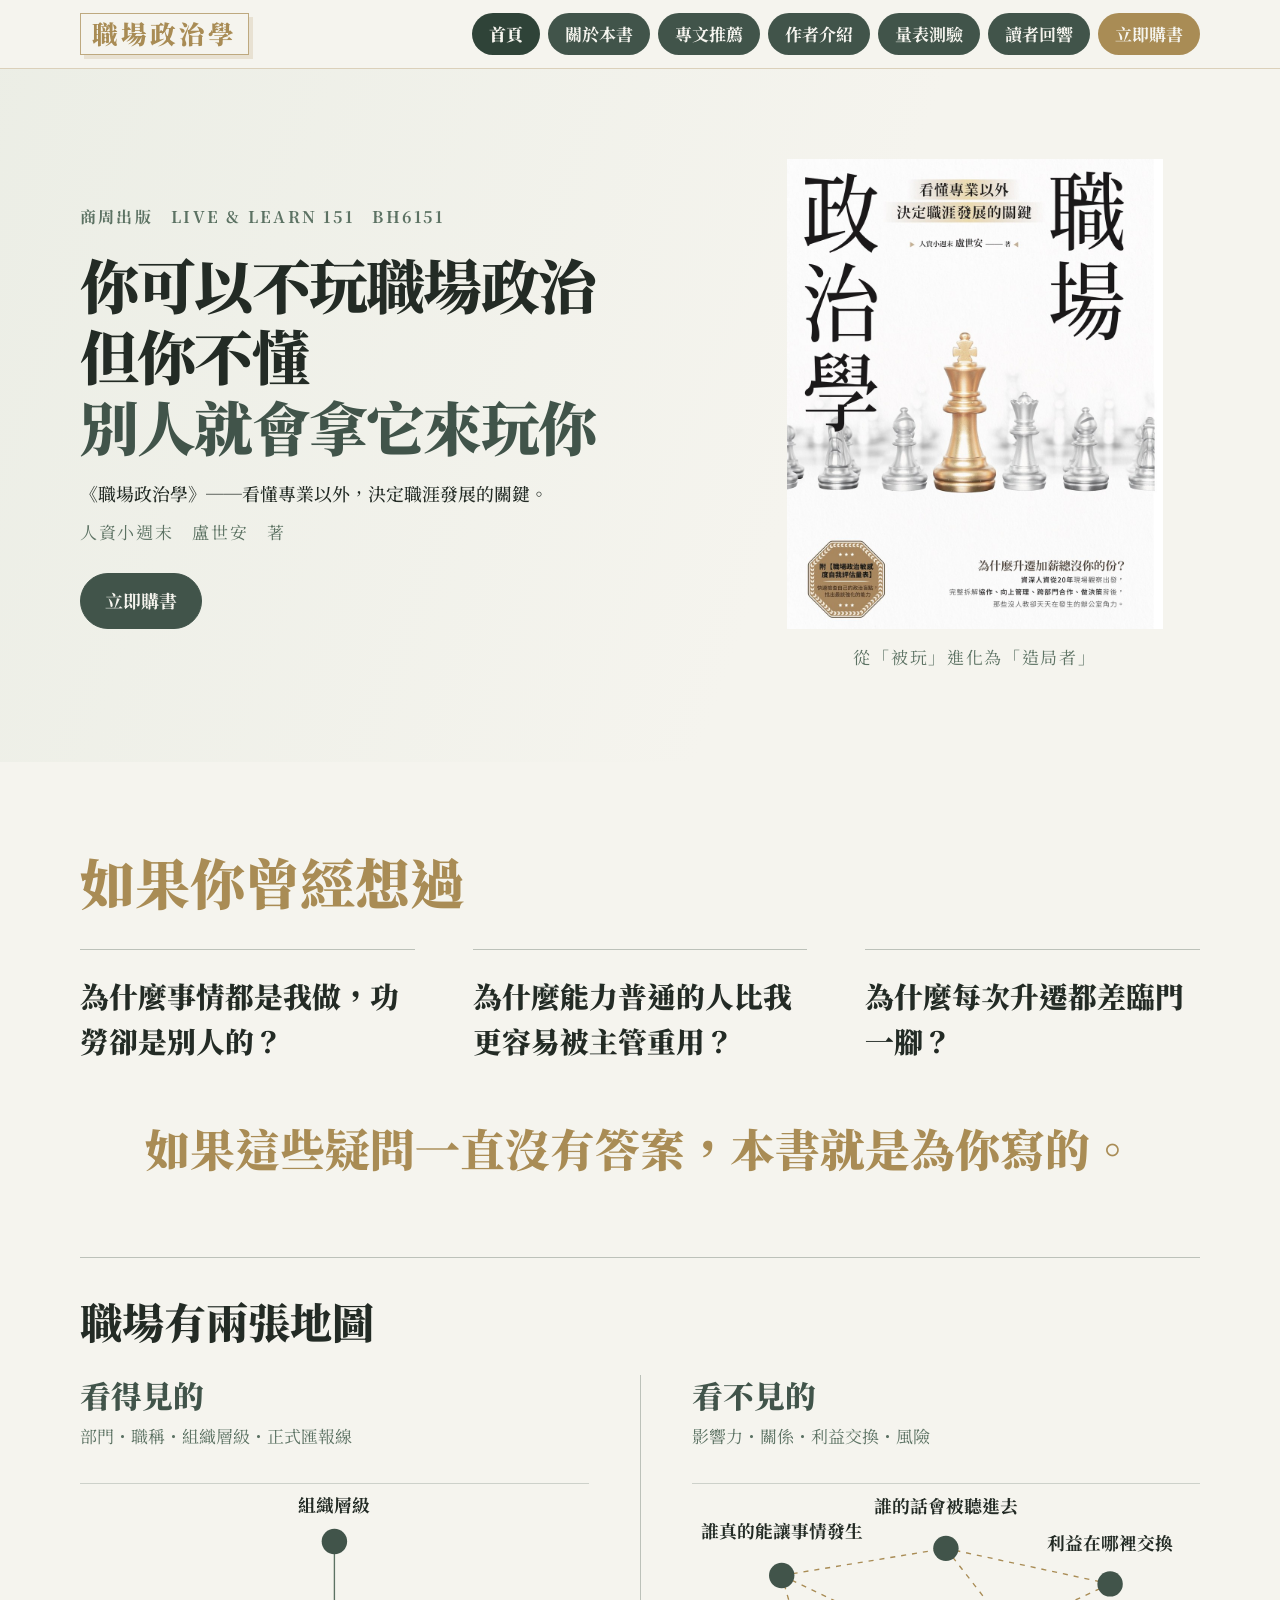
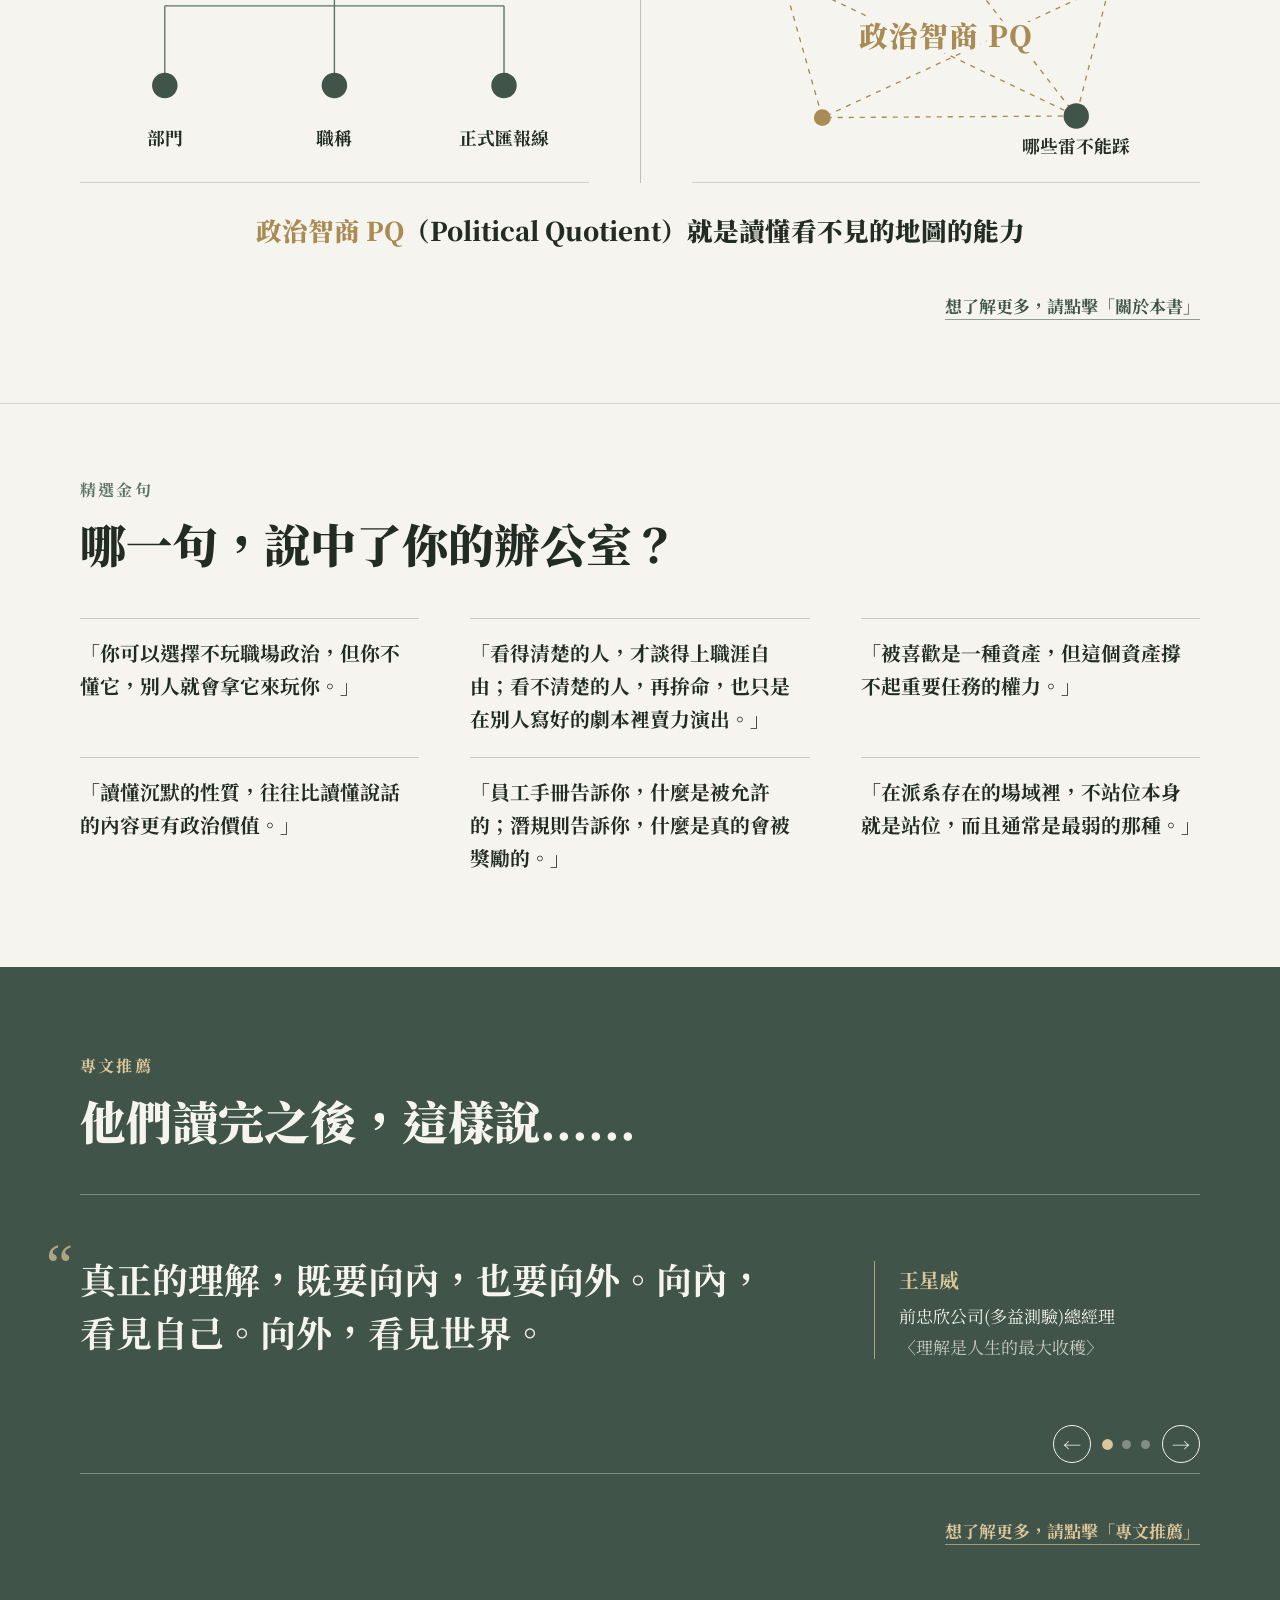
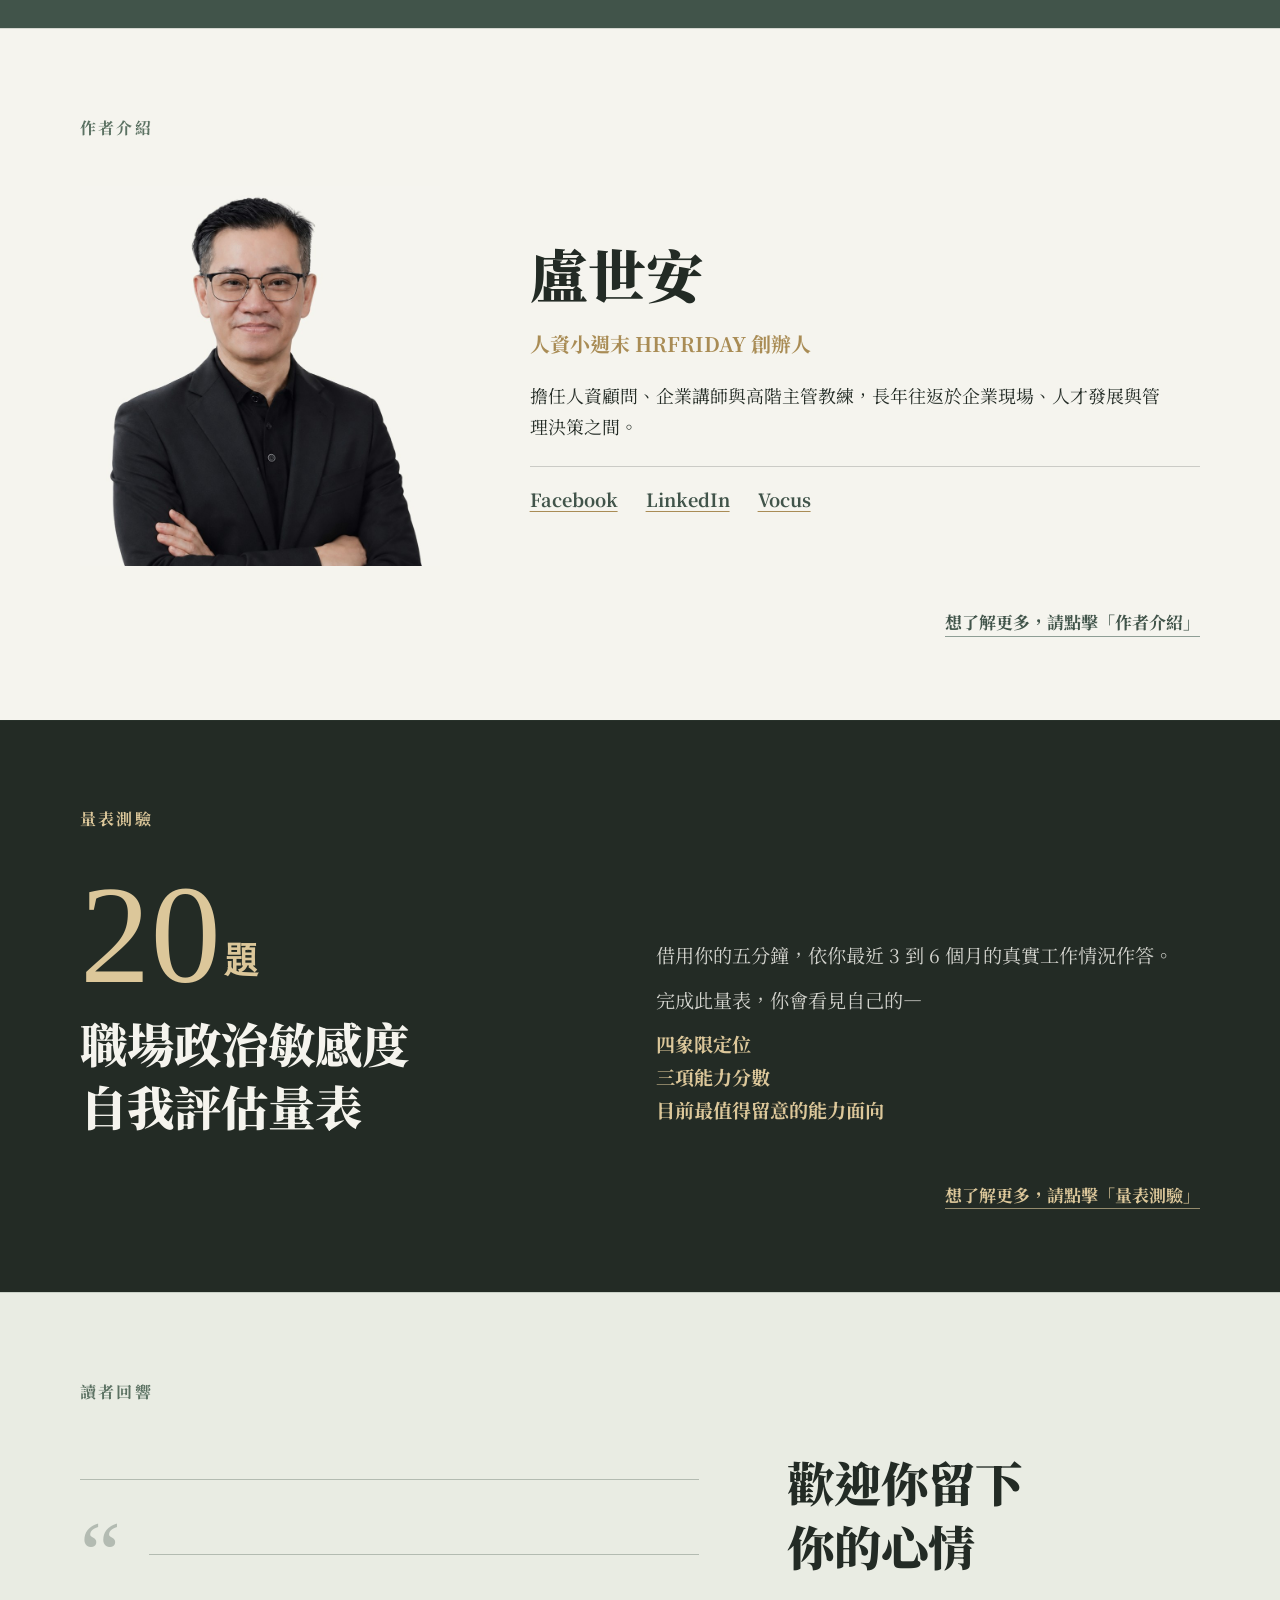
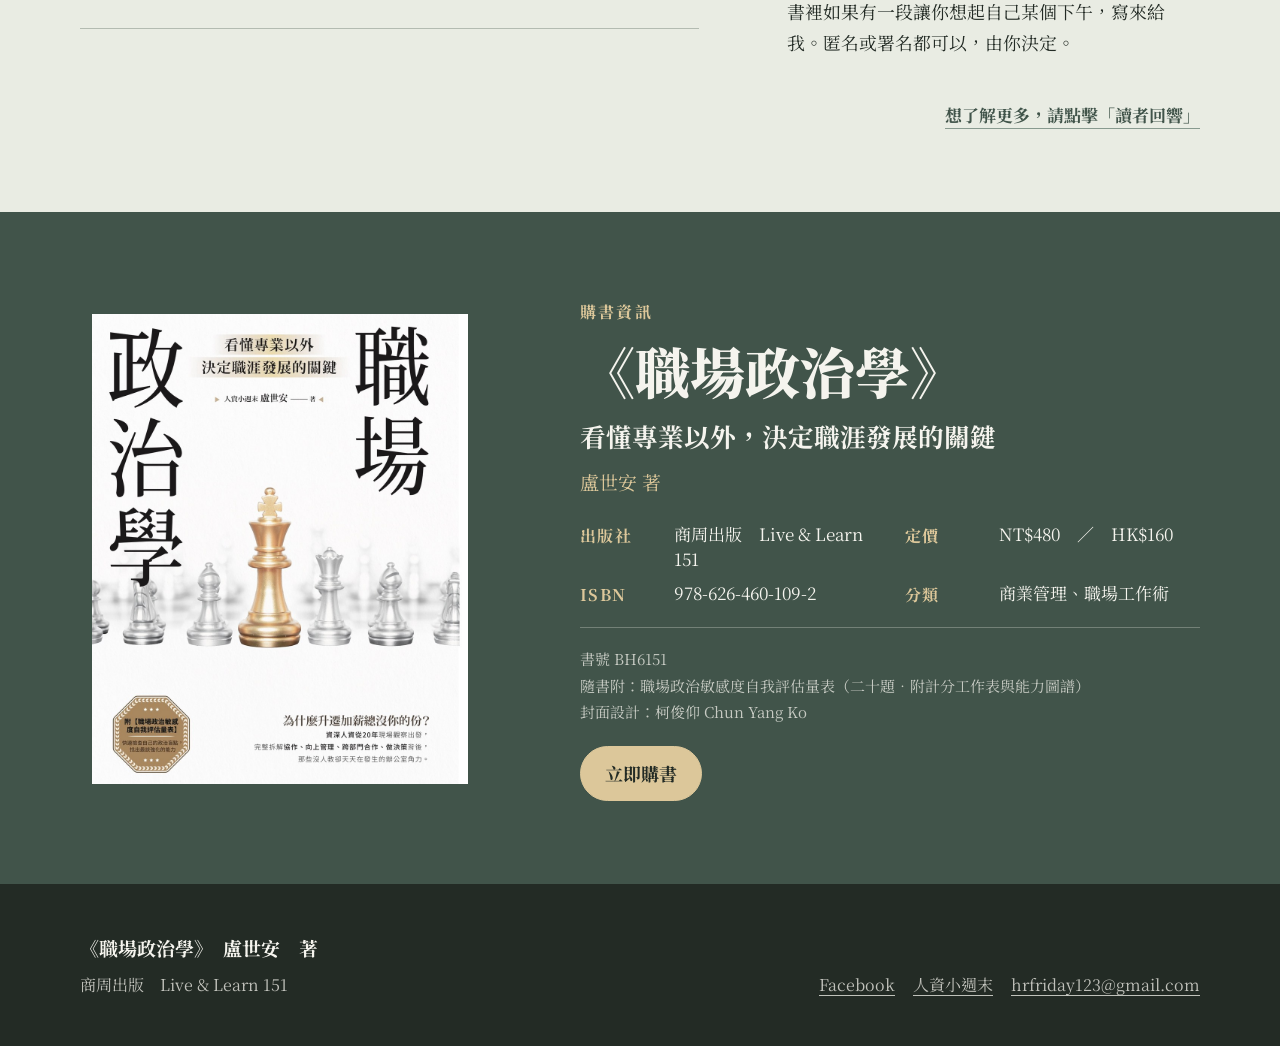
<file: docs/index.html>
<!doctype html>
<html lang="zh-Hant">
<head>
  <meta charset="utf-8">
  <meta name="viewport" content="width=device-width, initial-scale=1">
  <title>職場政治學｜看懂專業以外，決定職涯發展的關鍵</title>
  <meta name="description" content="人資小週末創辦人盧世安，從二十多年人資現場觀察出發，提出政治智商 PQ，帶你讀懂職場那張看不見的地圖。">
  <meta name="theme-color" content="#F5F4EE">
  <meta property="og:type" content="website">
  <meta property="og:title" content="職場政治學｜盧世安 著">
  <meta property="og:image" content="assets/images/og-cover.jpg">
  <link rel="stylesheet" href="assets/css/site.css">
  <link rel="stylesheet" href="assets/css/home.css">
  <script src="assets/js/content-data.js" defer></script>
  <script src="assets/js/site.js" defer></script>
  <script src="assets/js/home.js" defer></script>
</head>
<body data-page="home">
  <div data-site-header></div>
  <main id="main-content" class="home-main">
    <section class="home-hero" aria-labelledby="hero-title">
      <div class="container home-hero__layout">
        <div class="home-hero__copy reveal">
          <p class="home-kicker">商周出版　LIVE &amp; LEARN 151　BH6151</p>
          <h1 id="hero-title"><span>你可以不玩職場政治</span><span>但你不懂</span><span>別人就會拿它來玩你</span></h1>
          <p class="home-hero__subtitle">《職場政治學》──看懂專業以外，決定職涯發展的關鍵。</p>
          <p class="home-hero__byline">人資小週末　盧世安　著</p>
          <a class="button home-hero__cta" href="https://www.books.com.tw/products/0011061745?sloc=main" target="_blank" rel="noopener">立即購書</a>
        </div>
        <figure class="home-hero__cover reveal">
          <img src="assets/images/book-cover.jpg" alt="《職場政治學》書封" width="1000" height="1252">
          <figcaption>從「被玩」進化為「造局者」</figcaption>
        </figure>
      </div>
    </section>

    <section class="home-section home-about" aria-labelledby="home-about-title">
      <div class="container home-section__inner">
        <div class="home-about__layout">
          <div class="home-about__questions reveal">
            <h2 id="home-about-title">如果你曾經想過</h2>
            <div class="home-question-list">
              <article class="home-question"><p>為什麼事情都是我做，功勞卻是別人的？</p></article>
              <article class="home-question"><p>為什麼能力普通的人比我更容易被主管重用？</p></article>
              <article class="home-question"><p>為什麼每次升遷都差臨門一腳？</p></article>
            </div>
            <p class="home-about__closing">如果這些疑問一直沒有答案，本書就是為你寫的。</p>
          </div>
          <div class="home-map reveal">
            <div class="home-map__heading">
              <h3>職場有兩張地圖</h3>
            </div>
            <div class="home-map__compare" aria-label="看得見與看不見的兩張職場地圖">
              <section class="home-map__item" aria-labelledby="visible-map-heading">
                <h4 id="visible-map-heading">看得見的</h4>
                <p class="home-map__terms">部門・職稱・組織層級・正式匯報線</p>
                <svg viewBox="0 0 600 340" role="img" aria-labelledby="visible-map-title visible-map-desc">
                  <title id="visible-map-title">看得見的組織地圖</title><desc id="visible-map-desc">以組織層級與正式匯報線連結部門及職稱。</desc>
                  <g class="map-lines"><path d="M300 76V138M100 138H500M100 138V218M300 138V218M500 138V218" /></g>
                  <g class="map-node map-node--lead"><circle cx="300" cy="62" r="15"/><text x="300" y="27">組織層級</text></g>
                  <g class="map-node"><circle cx="100" cy="232" r="15"/><text x="100" y="302">部門</text></g>
                  <g class="map-node"><circle cx="300" cy="232" r="15"/><text x="300" y="302">職稱</text></g>
                  <g class="map-node"><circle cx="500" cy="232" r="15"/><text x="500" y="302">正式匯報線</text></g>
                </svg>
              </section>
              <section class="home-map__item" aria-labelledby="invisible-map-heading">
                <h4 id="invisible-map-heading">看不見的</h4>
                <p class="home-map__terms">影響力・關係・利益交換・風險</p>
                <svg viewBox="0 0 600 340" role="img" aria-labelledby="invisible-map-title invisible-map-desc">
                  <title id="invisible-map-title">看不見的權力地圖</title><desc id="invisible-map-desc">不同影響力節點之間交錯的關係、利益與風險。</desc>
                  <g class="map-lines map-lines--network"><path d="M106 102L300 70L494 112L454 268L154 270L106 102M300 70L454 268M494 112L154 270M106 102L454 268" /></g>
                  <g class="map-node"><circle cx="106" cy="102" r="15"/><text x="106" y="58">誰真的能讓事情發生</text></g>
                  <g class="map-node"><circle cx="300" cy="70" r="15"/><text x="300" y="28">誰的話會被聽進去</text></g>
                  <g class="map-node"><circle cx="494" cy="112" r="15"/><text x="494" y="72">利益在哪裡交換</text></g>
                  <g class="map-node"><circle cx="454" cy="268" r="15"/><text x="454" y="312">哪些雷不能踩</text></g>
                  <g class="map-node map-node--quiet"><circle cx="154" cy="270" r="10"/></g>
                  <text class="map-pq-label" x="300" y="186">政治智商 PQ</text>
                </svg>
              </section>
            </div>
            <p class="home-map__statement"><span>政治智商 PQ</span>（Political Quotient）就是讀懂看不見的地圖的能力</p>
          </div>
        </div>
        <a class="home-more-link reveal" href="about.html">想了解更多，請點擊「關於本書」</a>
      </div>
    </section>

    <section class="home-section home-quotes" aria-labelledby="quotes-title">
      <div class="container home-section__inner">
        <header class="home-section__head reveal">
          <p class="home-kicker">精選金句</p>
          <h2 id="quotes-title">哪一句，說中了你的辦公室？</h2>
        </header>
        <div class="quote-flow reveal" data-quote-wall></div>
      </div>
    </section>

    <section class="home-section home-recommendations" aria-labelledby="home-rec-title">
      <div class="container home-section__inner">
        <header class="home-section__head reveal">
          <div><p class="home-kicker">專文推薦</p><h2 id="home-rec-title">他們讀完之後，這樣說......</h2></div>
        </header>
        <div class="home-carousel reveal" data-home-carousel aria-roledescription="輪播">
          <div class="home-carousel__viewport" aria-live="polite" data-carousel-stage></div>
          <div class="home-carousel__controls"><button type="button" class="home-carousel__arrow" data-carousel-prev aria-label="上一則推薦">←</button><div class="home-carousel__dots" data-carousel-dots aria-label="推薦選擇"></div><button type="button" class="home-carousel__arrow" data-carousel-next aria-label="下一則推薦">→</button></div>
        </div>
        <a class="home-more-link reveal" href="recommendations.html">想了解更多，請點擊「專文推薦」</a>
      </div>
    </section>

    <section class="home-section home-author" aria-labelledby="home-author-title">
      <div class="container home-section__inner">
        <header class="home-section__head reveal"><p class="home-kicker">作者介紹</p></header>
        <div class="home-author__layout">
          <figure class="home-author__photo reveal"><img src="assets/images/author-home.jpg" alt="作者盧世安" width="880" height="1173" loading="lazy"></figure>
          <div class="home-author__copy reveal">
            <h2 id="home-author-title">盧世安</h2>
            <p class="home-author__identity">人資小週末 HRFRIDAY 創辦人</p>
            <p class="home-author__bio">擔任人資顧問、企業講師與高階主管教練，長年往返於企業現場、人才發展與管理決策之間。</p>
            <nav class="home-social" aria-label="作者社群連結"><a href="https://www.facebook.com/hrfridayfounder/?locale=zh_TW" target="_blank" rel="noopener">Facebook</a><a href="https://www.linkedin.com/in/%E7%9B%A7%E4%B8%96%E5%AE%89-%E4%BA%BA%E8%B3%87%E5%B0%8F%E9%80%B1%E6%9C%AB-%E5%89%B5%E8%BE%A6%E4%BA%BA-%E4%BA%BA%E8%B3%87%E6%B0%B8%E7%BA%8C%E7%94%A2%E6%A5%AD%E5%B7%A5%E6%9C%83-%E7%90%86%E4%BA%8B%E9%95%B7-497b6a38/" target="_blank" rel="noopener">LinkedIn</a><a href="https://vocus.cc/user/@hrvision" target="_blank" rel="noopener">Vocus</a></nav>
          </div>
        </div>
        <a class="home-more-link reveal" href="author.html">想了解更多，請點擊「作者介紹」</a>
      </div>
    </section>

    <section class="home-section home-quiz" aria-labelledby="home-quiz-title">
      <div class="container home-section__inner">
        <header class="home-section__head reveal"><p class="home-kicker">量表測驗</p></header>
        <div class="home-quiz__layout">
          <div class="home-quiz__title reveal"><p class="home-quiz__number" aria-label="二十題"><span>20</span><small>題</small></p><h2 id="home-quiz-title">職場政治敏感度自我評估量表</h2></div>
          <div class="home-quiz__copy reveal"><p>借用你的五分鐘，依你最近 3 到 6 個月的真實工作情況作答。</p><p>完成此量表，你會看見自己的—</p><p class="home-quiz__outcome"><span>四象限定位</span><span>三項能力分數</span><span>目前最值得留意的能力面向</span></p></div>
        </div>
        <a class="home-more-link reveal" href="quiz.html">想了解更多，請點擊「量表測驗」</a>
      </div>
    </section>

    <section class="home-section home-readers" aria-labelledby="home-readers-title">
      <div class="container home-section__inner">
        <header class="home-section__head reveal"><p class="home-kicker">讀者回響</p></header>
        <div class="home-readers__layout">
          <div class="home-reader-carousel reveal" data-reader-carousel aria-label="讀者回響輪播"><div class="home-reader-carousel__stage" data-reader-stage aria-live="polite"></div><div class="home-reader-carousel__controls" data-reader-controls><button type="button" data-reader-prev aria-label="上一則讀者回響">←</button><span data-reader-count></span><button type="button" data-reader-next aria-label="下一則讀者回響">→</button></div></div>
          <div class="home-readers__invitation reveal"><h2 id="home-readers-title">歡迎你留下你的心情</h2><p>書裡如果有一段讓你想起自己某個下午，寫來給我。匿名或署名都可以，由你決定。</p></div>
        </div>
        <a class="home-more-link reveal" href="readers.html">想了解更多，請點擊「讀者回響」</a>
      </div>
    </section>

    <section class="home-section home-buy" id="購書資訊區" aria-labelledby="buy-title">
      <div class="container home-buy__layout">
        <figure class="home-buy__cover reveal"><img src="assets/images/book-cover.jpg" alt="《職場政治學》書封" width="1000" height="1252" loading="lazy"></figure>
        <div class="home-buy__copy reveal">
          <p class="home-kicker">購書資訊</p><h2 id="buy-title">《職場政治學》</h2><p class="home-buy__subtitle">看懂專業以外，決定職涯發展的關鍵</p><p class="home-buy__author">盧世安 著</p>
          <dl class="home-buy__facts"><div><dt>出版社</dt><dd>商周出版　Live &amp; Learn 151</dd></div><div><dt>定價</dt><dd>NT$480　／　HK$160</dd></div><div><dt>ISBN</dt><dd>978-626-460-109-2</dd></div><div><dt>分類</dt><dd>商業管理、職場工作術</dd></div></dl>
          <div class="home-buy__notes"><p>書號 BH6151</p><p>隨書附：職場政治敏感度自我評估量表（二十題．附計分工作表與能力圖譜）</p><p>封面設計：柯俊仰 Chun Yang Ko</p></div>
          <a class="button home-buy__cta" href="https://www.books.com.tw/products/0011061745?sloc=main" target="_blank" rel="noopener">立即購書</a>
        </div>
      </div>
    </section>
  </main>
  <div data-site-footer></div>
</body>
</html>
</file>
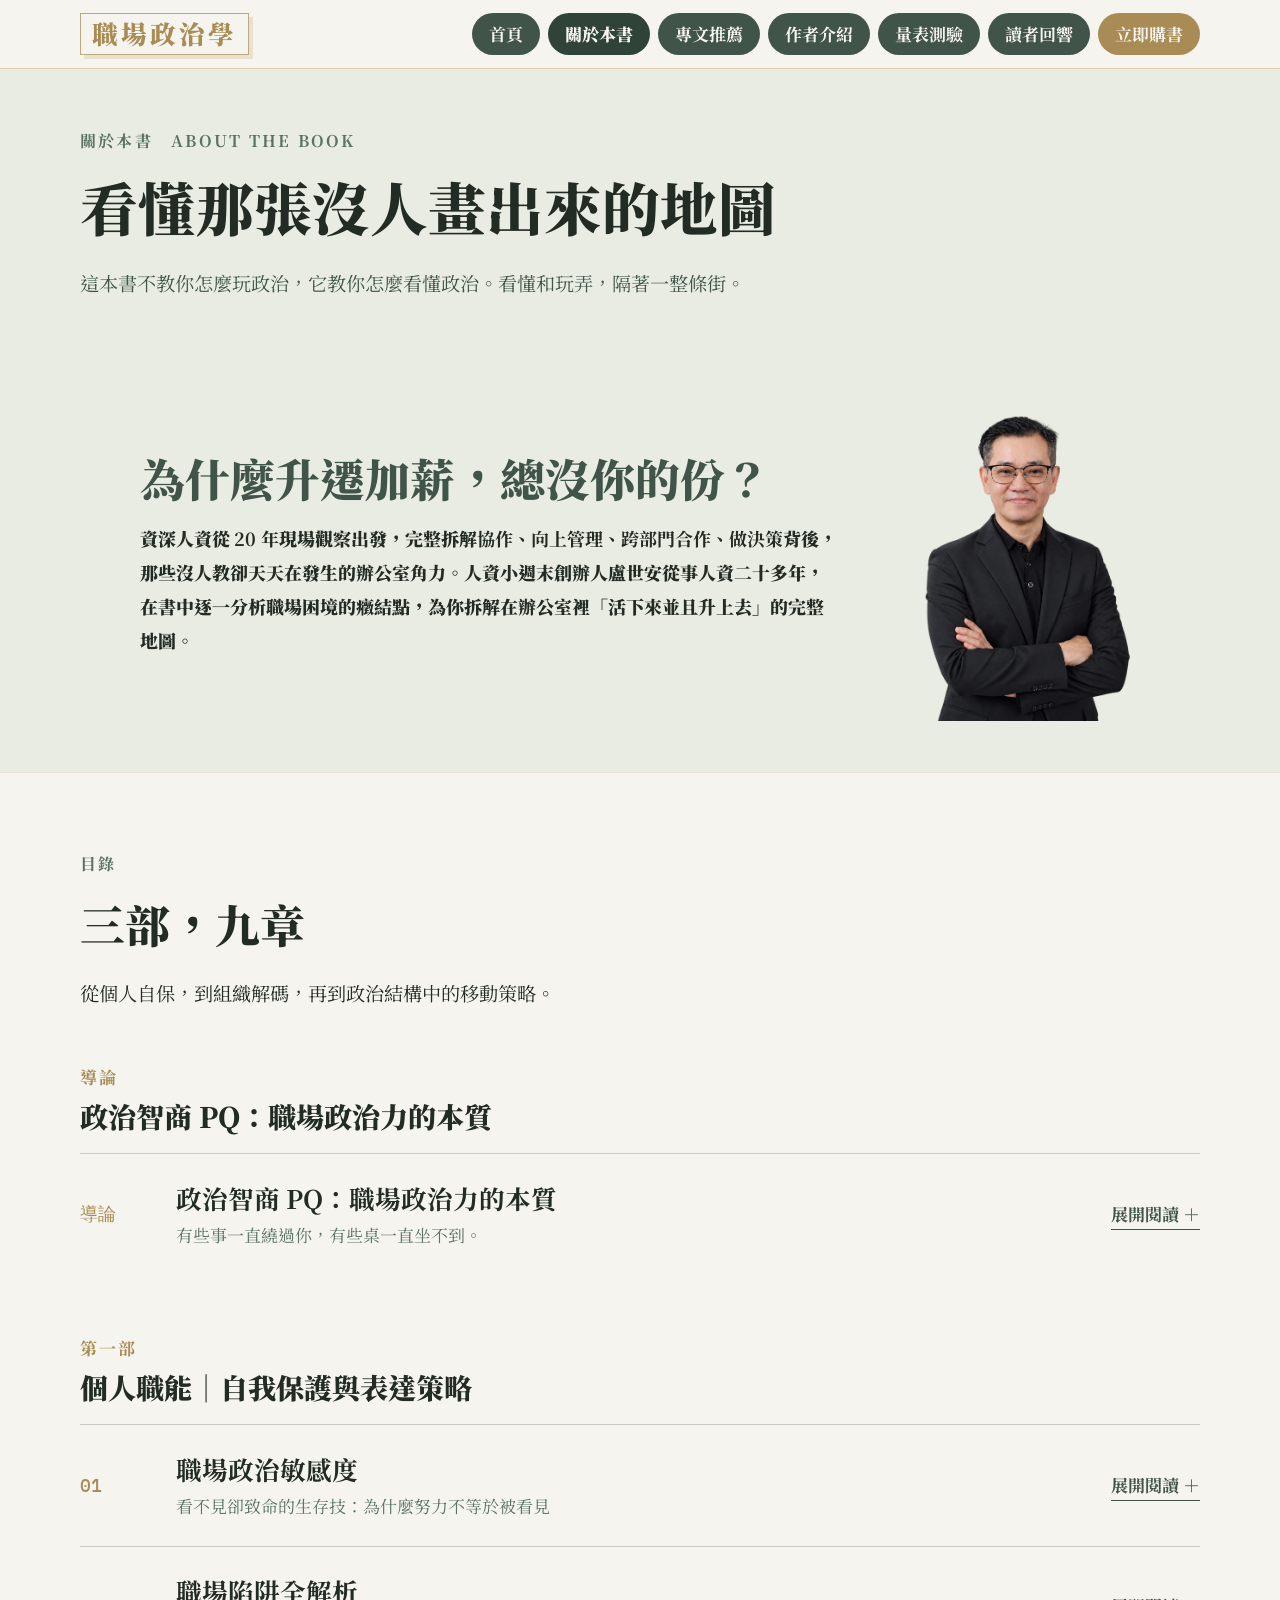
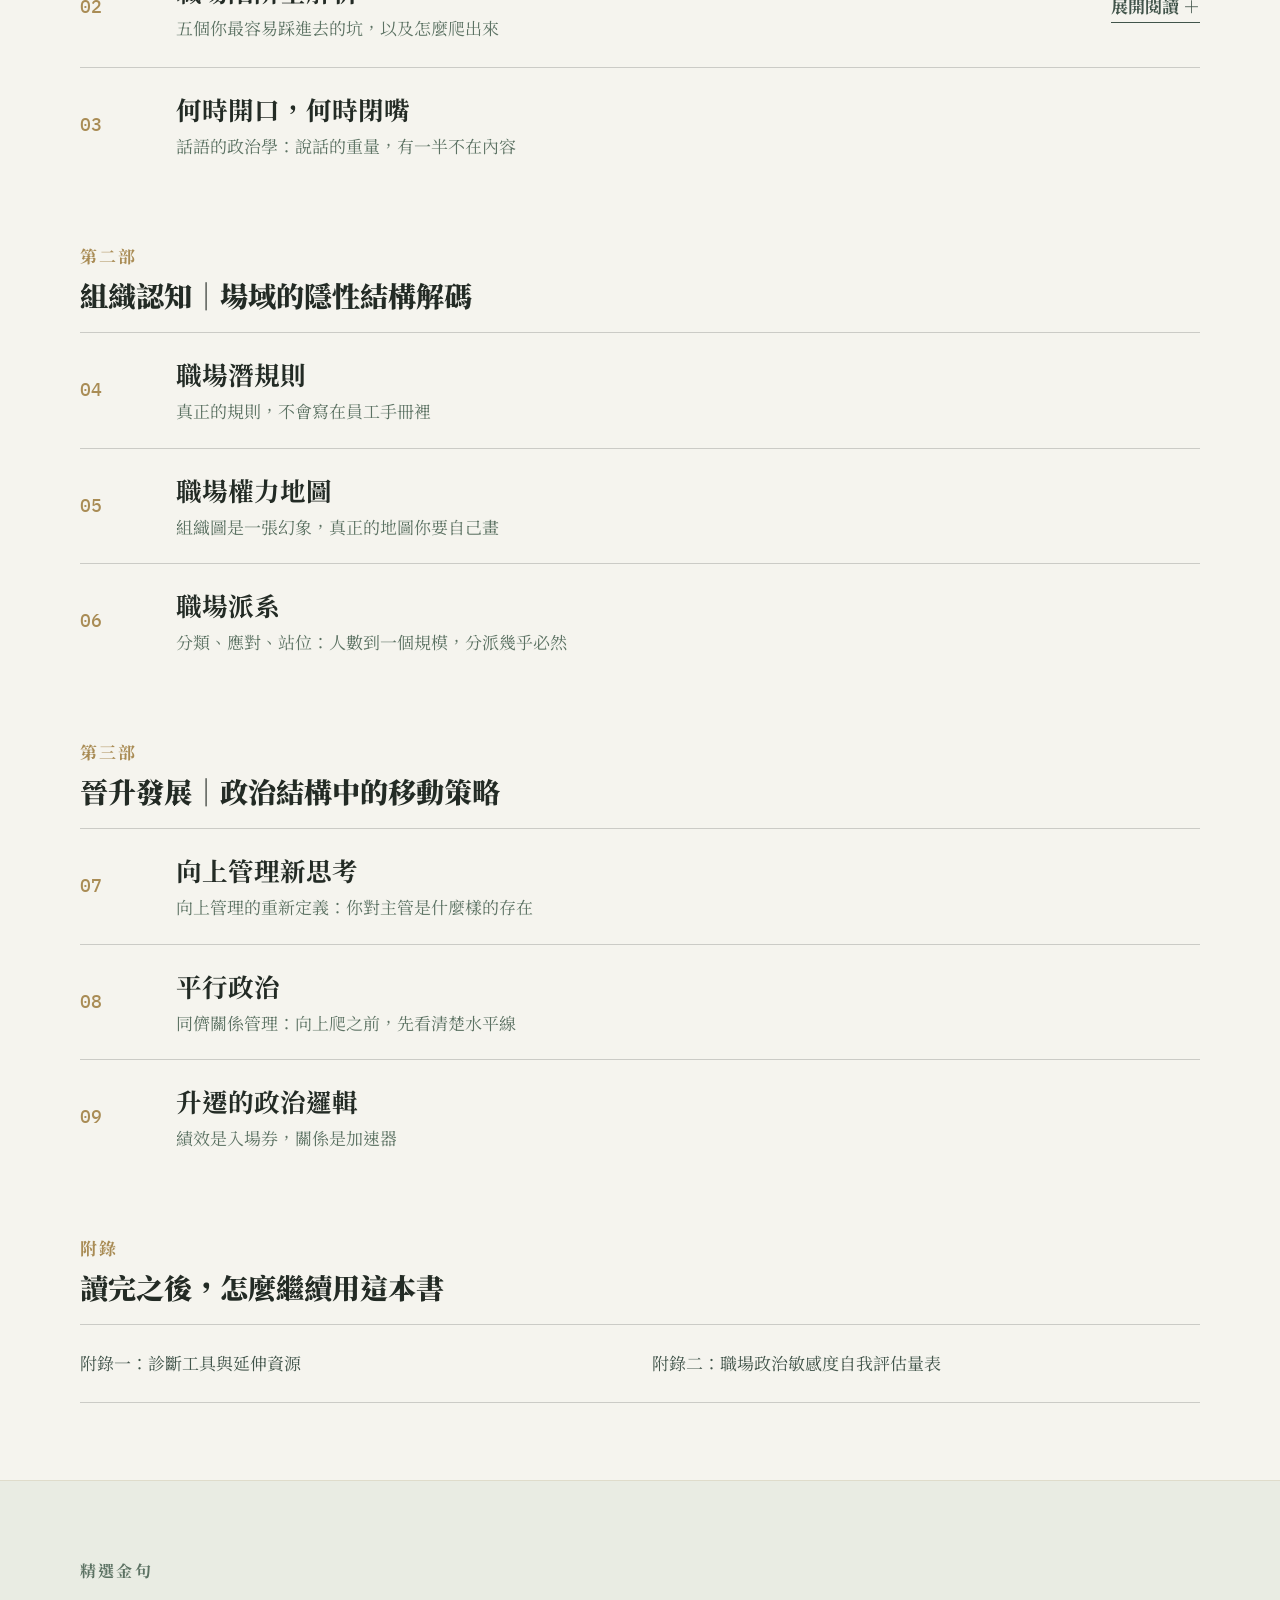
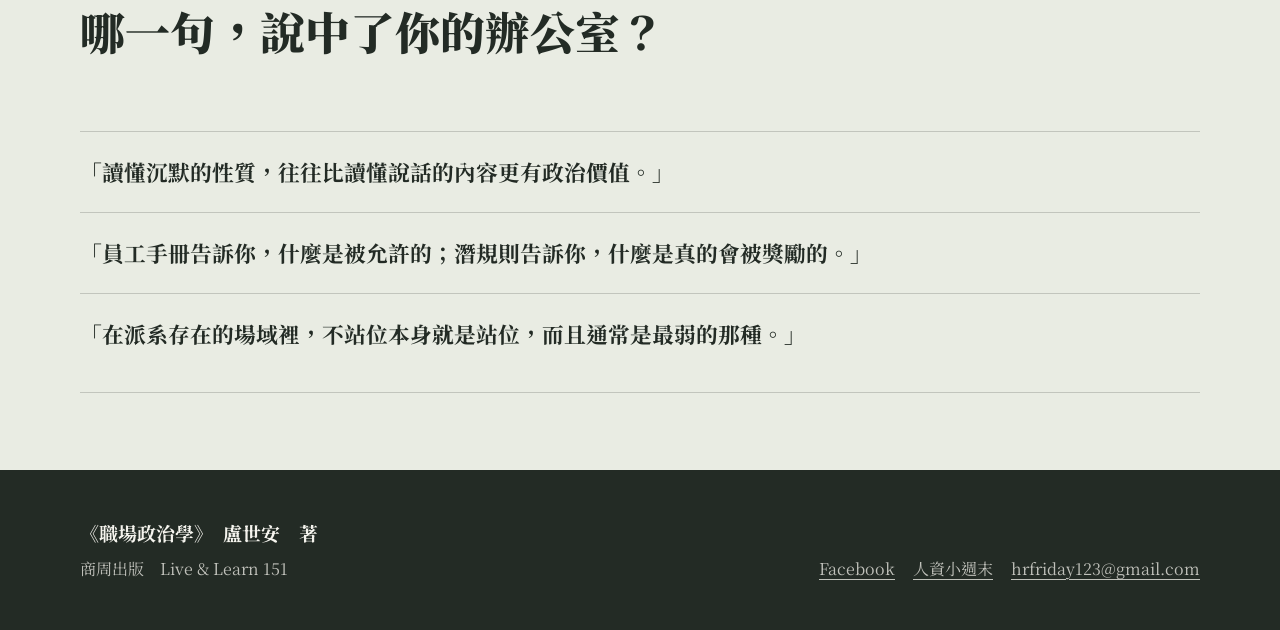
<file: docs/about.html>
<!doctype html>
<html lang="zh-Hant">
<head>
  <meta charset="utf-8">
  <meta name="viewport" content="width=device-width, initial-scale=1">
  <title>關於本書｜職場政治學</title>
  <meta name="description" content="認識政治智商 PQ、五步能力帶、職場危險訊號與《職場政治學》完整目錄。">
  <meta name="theme-color" content="#F5F4EE">
  <link rel="stylesheet" href="assets/css/site.css">
  <script src="assets/js/content-data.js" defer></script>
  <script src="assets/js/site.js" defer></script>
  <script src="assets/js/about.js" defer></script>
</head>
<body data-page="about">
  <div data-site-header></div>
  <main id="main-content">
    <header class="page-hero">
      <div class="container page-hero-grid page-hero-grid--single">
        <div class="reveal">
          <p class="eyebrow">關於本書　ABOUT THE BOOK</p>
          <h1>看懂那張沒人畫出來的地圖</h1>
          <p class="lede">這本書不教你怎麼玩政治，它教你怎麼看懂政治。看懂和玩弄，隔著一整條街。</p>
        </div>
      </div>
    </header>

    <section class="section section--mist about-intro" aria-labelledby="book-position-title">
      <div class="container about-intro__layout">
        <article class="prose reveal">
          <h2 id="book-position-title">為什麼升遷加薪，總沒你的份？</h2>
          <p class="about-intro__text">資深人資從 <strong>20 年</strong>現場觀察出發，完整拆解<strong>協作</strong>、<strong>向上管理</strong>、<strong>跨部門合作</strong>、<strong>做決策</strong>背後，那些沒人教卻天天在發生的辦公室角力。人資小週末創辦人盧世安從事人資二十多年，在書中逐一分析職場困境的癥結點，為你拆解在辦公室裡「活下來並且升上去」的完整地圖。</p>
        </article>
        <figure class="about-intro__portrait reveal"><img src="assets/images/about-author-transparent.png" alt="作者盧世安" width="1086" height="1448" loading="lazy"></figure>
      </div>
    </section>

    <section class="section section--paper about-contents" aria-labelledby="toc-title">
      <div class="container">
        <div class="section-heading reveal">
          <p class="eyebrow">目錄</p>
          <h2 id="toc-title">三部，九章</h2>
          <p class="lede">從個人自保，到組織解碼，再到政治結構中的移動策略。</p>
        </div>

        <div class="chapter-index reveal">
          <div class="chapter-part-heading"><span>導論</span><h3>政治智商 PQ：職場政治力的本質</h3></div>
          <details class="chapter-details">
            <summary>
              <span class="chapter-no">導論</span>
              <span class="chapter-title"><strong>政治智商 PQ：職場政治力的本質</strong><small>有些事一直繞過你，有些桌一直坐不到。</small></span>
              <span class="chapter-action"><span>展開閱讀 ＋</span><span>收合內容 −</span></span>
            </summary>
            <div class="chapter-body">
              <article class="prose">
                <p class="eyebrow">導論　政治智商 PQ</p>
                <h3>有些事一直繞過你，有些桌一直坐不到。</h3>
                <p>這個說不清楚的東西，書裡叫它<strong>政治智商 PQ</strong>，全稱 <span lang="en">Political Quotient</span>。</p>
                <p>組織裡有兩張地圖。一張印得出來，標示部門、層級與匯報線；另一張從來沒有被印出來，上面寫的是：誰真的能讓事情發生、誰的話會被聽進去、哪些利益在哪裡交換、哪些雷不能踩。組織裡每一個重要決定，都是根據第二張地圖運作的。</p>
                <p>PQ，就是讀懂那張看不見的地圖的能力。看不見它，你可能努力做對的事，卻用錯的方法；看見它，你做的每一件事，重量都不一樣。</p>
              </article>

              <div class="chapter-subsection">
                <p class="eyebrow">導論　四個核心動作</p>
                <h3>PQ 拆成四個可以分開練的動作。</h3>
                <div class="core-action-line">
                  <article><span>01</span><strong>看見</strong><p>讀到第三層的訊號，多數人只停在第一層。</p></article>
                  <article><span>02</span><strong>讀懂</strong><p>從「他做了什麼」回推「他要什麼」。</p></article>
                  <article><span>03</span><strong>站位</strong><p>在看不見的地圖上，找出你自己的點。</p></article>
                  <article><span>04</span><strong>出手</strong><p>時機，比力氣更有重量。</p></article>
                </div>
              </div>

              <div class="chapter-subsection">
                <p class="eyebrow">不是教你壞</p>
                <h3>《職場政治學》教你的，是這三件事。</h3>
                <div class="intro-promises">
                  <article><strong>讀懂空氣</strong><p>識破那些沒人說破的潛規則，別再當最後一個知道消息的人。</p></article>
                  <article><strong>精準站位</strong><p>擺脫工具人命運，從被「利用」進化到被「需要」。</p></article>
                  <article><strong>策略出手</strong><p>抓住發言與行動的黃金時機，讓每一分努力都貢獻在關鍵時刻。</p></article>
                </div>
              </div>

              <article class="prose chapter-subsection">
                <p class="eyebrow">「動機與產出」測試</p>
                <h3>政治智商 PQ不是厚黑學，分辨的方法只有一個</h3>
                <p>很多高階的 PQ 戰術，勝率恰恰來自非正式溝通的時機與隱蔽——會前先跟主管私下對齊痛點、會前找同儕把話翻譯一遍、不急著要名分先把難題接下來。所以分辨的標準不是「動作透不透明」。</p>
                <p class="chapter-split-copy"><span>標準是動機與產出：你的動機是不是善意、可公開？最後的產出是不是利他、能降低組織內耗、把事情往前推？厚黑學靠的是對人性弱點的深度理解</span><strong>政治智商PQ 講究時機的隱蔽，但動機與結果攤在陽光下都站得住。</strong></p>
              </article>
            </div>
          </details>

          <div class="chapter-part-heading"><span>第一部</span><h3>個人職能｜自我保護與表達策略</h3></div>
          <details class="chapter-details">
            <summary>
              <span class="chapter-no">01</span>
              <span class="chapter-title"><strong>職場政治敏感度</strong><small>看不見卻致命的生存技：為什麼努力不等於被看見</small></span>
              <span class="chapter-action"><span>展開閱讀 ＋</span><span>收合內容 −</span></span>
            </summary>
            <div class="chapter-body">
              <div class="chapter-intro">
                <p class="eyebrow">第 1 章　職場政治敏感度</p>
                <h3>政治敏感度，可以拆成五個能力。</h3>
                <p><span class="chapter-text-line">它們不是並列的，而是有邏輯順序：後面的每一項，都建立在前一項的基礎上。</span><span class="chapter-text-line">五個能力都可以分開診斷、分開練習。</span></p>
              </div>
              <div class="ability-path" aria-label="五步能力帶">
                <article><span>01</span><strong>讀空氣</strong><p>訊號有三層，多數人讀不到第三層。</p></article>
                <article><span>02</span><strong>影響力網絡</strong><p>看見正式權力圖以外的真實影響力結構。</p></article>
                <article><span>03</span><strong>開放式探針</strong><p>在亮出底牌之前，先了解別人的底牌。</p></article>
                <article><span>04</span><strong>低風險小實驗</strong><p>感知需要被行動的回饋不斷驗證。</p></article>
                <article><span>05</span><strong>利益換位</strong><p>讀他的利益，比讀他的情緒深一層。</p></article>
              </div>
              <figure class="ability-quadrant" aria-labelledby="ability-map-title">
                <figcaption>
                  <h3 id="ability-map-title">五個能力，落在兩條軸上</h3>
                  <p>「看見、讀懂」構成看懂軸，「站位、出手」構成出手軸，兩條軸交叉，就是書末量表用來定位的能力圖譜</p>
                </figcaption>
                <div class="quadrant-plot" aria-label="能力圖譜四象限">
                  <span class="quadrant-axis quadrant-axis--y">↑ 高看懂</span>
                  <span class="quadrant-axis quadrant-axis--x">高出手 →</span>
                  <article class="quadrant-zone"><strong>觀察者困境</strong><span>高看懂 × 低出手</span><p>看得很清楚，卻按兵不動</p></article>
                  <article class="quadrant-zone quadrant-zone--focus"><strong>策略區</strong><span>高看懂 × 高出手</span><p>看得懂，也動得準</p></article>
                  <article class="quadrant-zone"><strong>政治盲區</strong><span>低看懂 × 低出手</span><p>看不見，也沒動作</p></article>
                  <article class="quadrant-zone"><strong>莽動帶</strong><span>低看懂 × 高出手</span><p>敢動，方向錯</p></article>
                </div>
              </figure>
            </div>
          </details>

          <details class="chapter-details">
            <summary>
              <span class="chapter-no">02</span>
              <span class="chapter-title"><strong>職場陷阱全解析</strong><small>五個你最容易踩進去的坑，以及怎麼爬出來</small></span>
              <span class="chapter-action"><span>展開閱讀 ＋</span><span>收合內容 −</span></span>
            </summary>
            <div class="chapter-body chapter-body--ink">
              <div class="chapter-intro">
                <p class="eyebrow">第 2 章　職場陷阱全解析</p>
                <h3>五個你最容易踩進去的坑。</h3>
                <p>職場最讓人鬱悶的，不是被攻擊。是有一天你回過神來——你做了一件好事，而那件好事，正在讓你付出代價。</p>
              </div>
              <div class="hazard-signals" aria-label="五個職場危險訊號">
                <article><strong>背黑鍋</strong><p><span class="hazard-eats">吃你的</span> <b>忠誠心</b></p></article>
                <article><strong>工具人化</strong><p><span class="hazard-eats">吃你的</span> <b>勤奮</b></p></article>
                <article><strong>好好先生症</strong><p><span class="hazard-eats">吃你的</span> <b>愛和諧的心</b></p></article>
                <article><strong>過早站隊</strong><p><span class="hazard-eats">吃你的</span> <b>想要確定的心</b></p></article>
                <article><strong>過度透明</strong><p><span class="hazard-eats">吃你的</span> <b>真誠</b></p></article>
              </div>
            </div>
          </details>

          <article class="chapter-static"><span class="chapter-no">03</span><span class="chapter-title"><strong>何時開口，何時閉嘴</strong><small>話語的政治學：說話的重量，有一半不在內容</small></span></article>

          <div class="chapter-part-heading"><span>第二部</span><h3>組織認知｜場域的隱性結構解碼</h3></div>
          <article class="chapter-static"><span class="chapter-no">04</span><span class="chapter-title"><strong>職場潛規則</strong><small>真正的規則，不會寫在員工手冊裡</small></span></article>
          <article class="chapter-static"><span class="chapter-no">05</span><span class="chapter-title"><strong>職場權力地圖</strong><small>組織圖是一張幻象，真正的地圖你要自己畫</small></span></article>
          <article class="chapter-static"><span class="chapter-no">06</span><span class="chapter-title"><strong>職場派系</strong><small>分類、應對、站位：人數到一個規模，分派幾乎必然</small></span></article>

          <div class="chapter-part-heading"><span>第三部</span><h3>晉升發展｜政治結構中的移動策略</h3></div>
          <article class="chapter-static"><span class="chapter-no">07</span><span class="chapter-title"><strong>向上管理新思考</strong><small>向上管理的重新定義：你對主管是什麼樣的存在</small></span></article>
          <article class="chapter-static"><span class="chapter-no">08</span><span class="chapter-title"><strong>平行政治</strong><small>同儕關係管理：向上爬之前，先看清楚水平線</small></span></article>
          <article class="chapter-static"><span class="chapter-no">09</span><span class="chapter-title"><strong>升遷的政治邏輯</strong><small>績效是入場券，關係是加速器</small></span></article>

          <div class="chapter-part-heading"><span>附錄</span><h3>讀完之後，怎麼繼續用這本書</h3></div>
          <article class="chapter-static chapter-static--appendix"><span>附錄一：診斷工具與延伸資源</span><span>附錄二：職場政治敏感度自我評估量表</span></article>
        </div>
      </div>
    </section>

    <section class="section section--mist about-quotes" aria-labelledby="about-quotes-title">
      <div class="container">
        <div class="section-heading reveal"><p class="eyebrow">精選金句</p><h2 id="about-quotes-title">哪一句，說中了你的辦公室？</h2></div>
        <div class="about-quote-carousel reveal" data-about-quote-carousel aria-live="polite"></div>
      </div>
    </section>
  </main>
  <div data-site-footer></div>
</body>
</html>
</file>
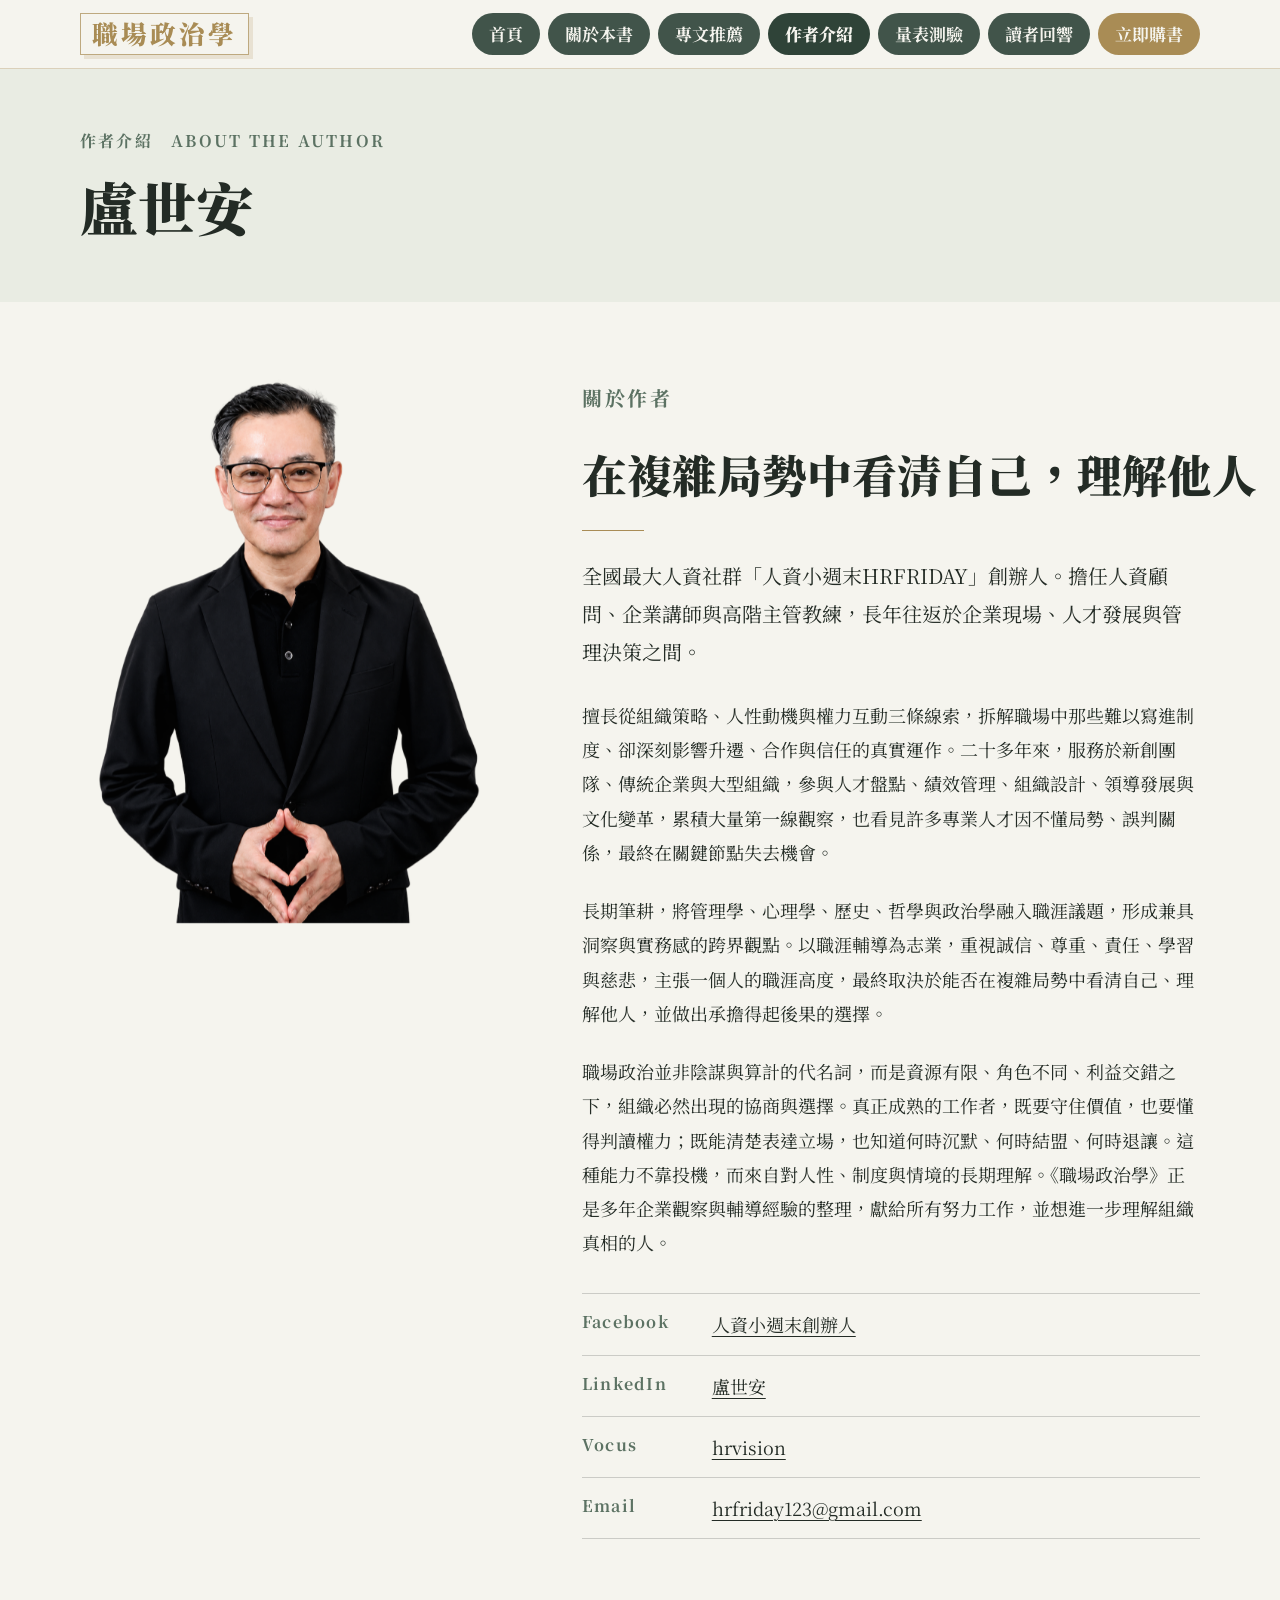
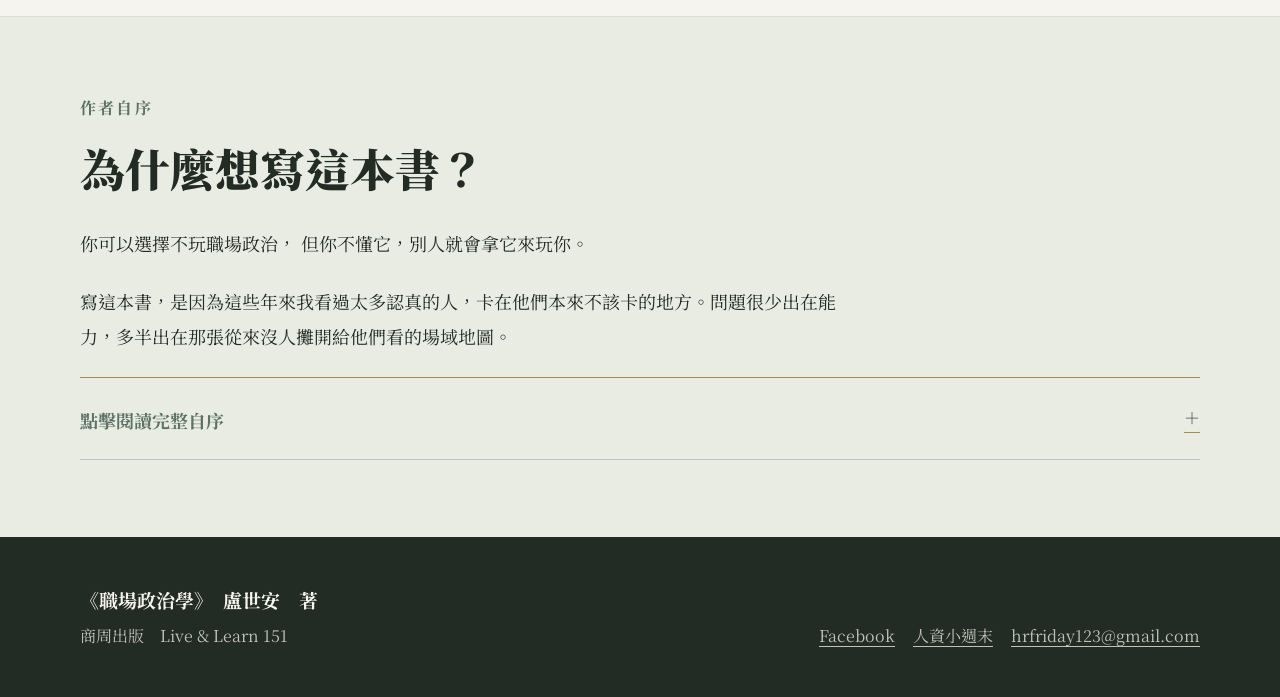
<file: docs/author.html>
<!doctype html>
<html lang="zh-Hant">
<head>
  <meta charset="utf-8">
  <meta name="viewport" content="width=device-width, initial-scale=1">
  <title>作者介紹｜盧世安｜職場政治學</title>
  <meta name="description" content="認識《職場政治學》作者、人資小週末 HRFRIDAY 創辦人盧世安。">
  <meta name="theme-color" content="#F5F4EE">
  <link rel="stylesheet" href="assets/css/site.css">
  <script src="assets/js/content-data.js" defer></script>
  <script src="assets/js/site.js" defer></script>
  <script src="assets/js/author.js" defer></script>
</head>
<body data-page="author">
  <div data-site-header></div>
  <main id="main-content">
    <header class="page-hero">
      <div class="container page-hero-grid page-hero-grid--single">
        <div class="reveal">
          <p class="eyebrow">作者介紹　ABOUT THE AUTHOR</p>
          <h1>盧世安</h1>
        </div>
      </div>
    </header>

    <section class="section section--paper" aria-labelledby="author-title">
      <div class="container author-layout">
        <figure class="portrait-frame reveal">
          <img src="assets/images/author-profile-transparent.png" alt="作者盧世安" width="1091" height="1442">
        </figure>
        <article class="author-prose prose reveal">
          <p class="eyebrow">關於作者</p>
          <h2 id="author-title">在複雜局勢中看清自己，理解他人</h2>
          <div class="rule"></div>
          <div data-content-html="authorHtml"></div>
          <div class="author-links">
            <div class="author-link"><span>Facebook</span><a href="https://www.facebook.com/hrfridayfounder/?locale=zh_TW" target="_blank" rel="noopener">人資小週末創辦人</a></div>
            <div class="author-link"><span>LinkedIn</span><a href="https://www.linkedin.com/in/%E7%9B%A7%E4%B8%96%E5%AE%89-%E4%BA%BA%E8%B3%87%E5%B0%8F%E9%80%B1%E6%9C%AB-%E5%89%B5%E8%BE%A6%E4%BA%BA-%E4%BA%BA%E8%B3%87%E6%B0%B8%E7%BA%8C%E7%94%A2%E6%A5%AD%E5%B7%A5%E6%9C%83-%E7%90%86%E4%BA%8B%E9%95%B7-497b6a38/" target="_blank" rel="noopener">盧世安</a></div>
            <div class="author-link"><span>Vocus</span><a href="https://vocus.cc/user/@hrvision" target="_blank" rel="noopener">hrvision</a></div>
            <div class="author-link"><span>Email</span><a href="mailto:hrfriday123@gmail.com">hrfriday123@gmail.com</a></div>
          </div>
        </article>
      </div>
    </section>

    <section class="section section--mist author-preface" aria-labelledby="preface-title">
      <div class="container">
        <div class="section-heading reveal">
          <p class="eyebrow">作者自序</p>
          <h2 id="preface-title">為什麼想寫這本書？</h2>
        </div>
        <div class="prose preface-preview reveal" data-preface-preview></div>
        <details class="editorial-details preface-details reveal">
          <summary><span class="detail-title"><strong><span class="preface-action__closed">點擊閱讀完整自序</span></strong></span><span class="detail-icon" aria-hidden="true"></span></summary>
          <div class="detail-body"><div class="prose" data-preface-remaining></div></div>
        </details>
      </div>
    </section>

  </main>
  <div data-site-footer></div>
</body>
</html>
</file>
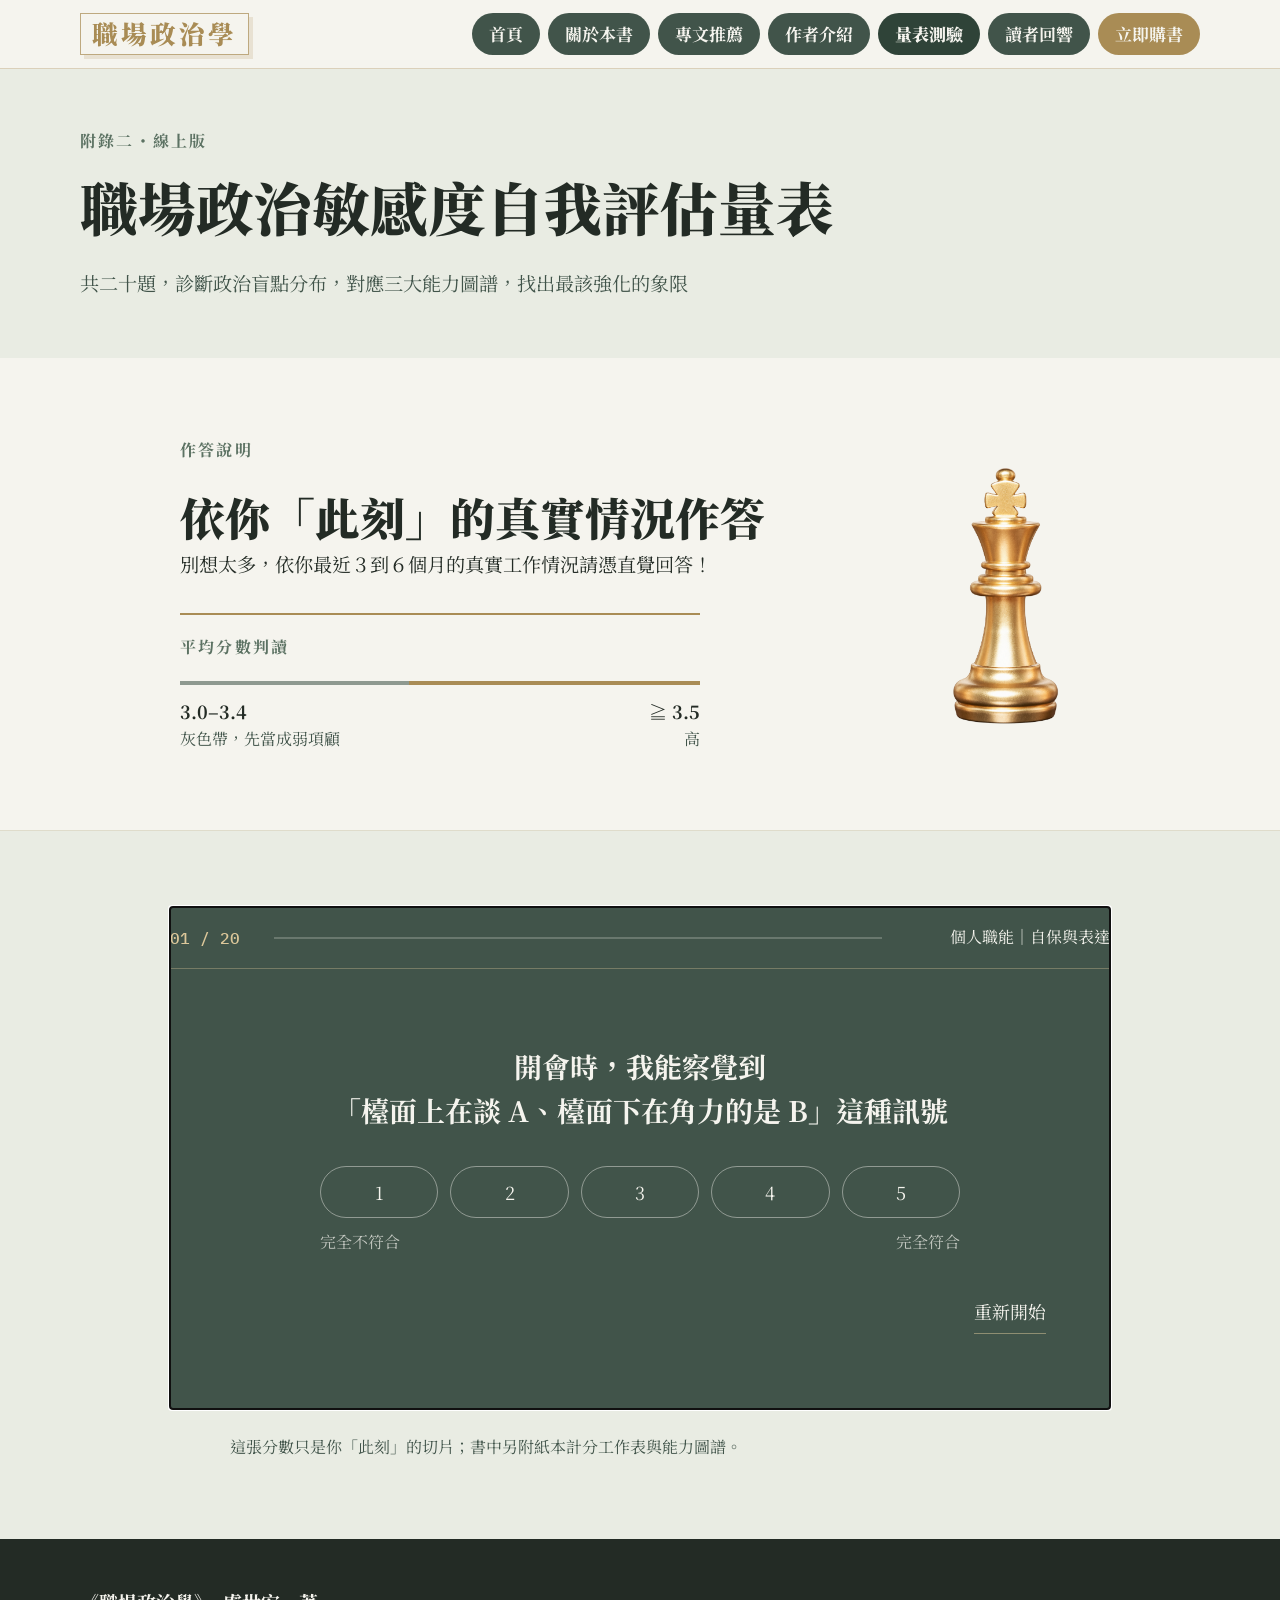
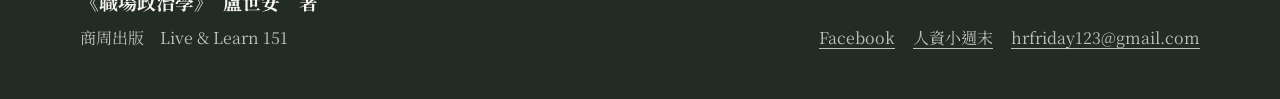
<file: docs/quiz.html>
<!doctype html>
<html lang="zh-Hant">
<head>
  <meta charset="utf-8">
  <meta name="viewport" content="width=device-width, initial-scale=1">
  <title>職場政治敏感度自我評估量表｜職場政治學</title>
  <meta name="description" content="20 題完整職場政治敏感度自我評估量表，依原始計分方式顯示四象限、三項能力分數與改善建議。">
  <meta name="theme-color" content="#41544A">
  <link rel="stylesheet" href="assets/css/site.css">
  <script src="assets/js/content-data.js" defer></script>
  <script src="assets/js/quiz-data.js" defer></script>
  <script src="assets/js/site.js" defer></script>
  <script src="assets/js/quiz.js" defer></script>
</head>
<body data-page="quiz">
  <div data-site-header></div>
  <main id="main-content">
    <header class="page-hero">
      <div class="container page-hero-grid page-hero-grid--single">
        <div class="reveal">
          <p class="eyebrow">附錄二・線上版</p>
          <h1>職場政治敏感度自我評估量表</h1>
          <p class="lede">共二十題，診斷政治盲點分布，對應三大能力圖譜，找出最該強化的象限</p>
        </div>
      </div>
    </header>

    <section class="section section--paper" aria-labelledby="instructions-title">
      <div class="container quiz-instructions-layout">
        <div class="prose quiz-instructions__copy reveal">
          <p class="eyebrow">作答說明</p>
          <h2 id="instructions-title">依你「此刻」的真實情況作答</h2>
          <p class="lede">別想太多，依你最近３到６個月的真實工作情況請憑直覺回答！</p>
          <aside class="score-guide" aria-label="平均分數判讀線">
            <p class="eyebrow">平均分數判讀</p>
            <div class="score-guide__line" aria-hidden="true"><span></span><i></i></div>
            <div class="score-guide__labels"><span><b>3.0–3.4</b>灰色帶，先當成弱項顧</span><span><b>≧ 3.5</b>高</span></div>
          </aside>
        </div>
        <figure class="quiz-instructions__king reveal"><img src="assets/images/gold-king-transparent.png" alt="金色國王棋" width="813" height="1933" loading="lazy"></figure>
      </div>
    </section>

    <section class="section section--mist" aria-label="量表互動區">
      <div class="container">
        <div class="quiz-shell reveal" id="quiz-shell" data-quiz tabindex="-1">
          <div class="quiz-head">
            <span class="quiz-count" data-quiz-count>01 / 20</span>
            <span class="quiz-progress" aria-hidden="true"><i data-quiz-progress></i></span>
            <span class="quiz-dim" data-quiz-dimension>個人職能｜自保與表達</span>
          </div>
          <div class="quiz-body">
            <div class="quiz-stage" data-quiz-stage>
              <p class="quiz-question" data-quiz-question>題目載入中……</p>
              <div class="scale-options" data-quiz-options></div>
              <div class="scale-legend"><span>完全不符合</span><span>完全符合</span></div>
              <div class="quiz-controls"><button class="link-button" type="button" data-quiz-back>回上一題</button><button class="link-button" type="button" data-quiz-reset>重新開始</button></div>
            </div>
            <div class="quiz-result" data-quiz-result tabindex="-1">
              <div class="result-summary">
                <p class="result-score" data-result-score></p>
                <h2 class="result-name" data-result-name></h2>
                <p class="result-coord" data-result-coord></p>
                <p class="result-description" data-result-description></p>
              </div>
              <div class="quadrant-map" aria-label="能力圖譜">
                <div class="quadrant-cell" data-quadrant="watch"><strong>觀察者困境</strong><span>高看懂 × 低出手</span></div>
                <div class="quadrant-cell" data-quadrant="strat"><strong>策略區</strong><span>高看懂 × 高出手</span></div>
                <div class="quadrant-cell" data-quadrant="blind"><strong>政治盲區</strong><span>低看懂 × 低出手</span></div>
                <div class="quadrant-cell" data-quadrant="rash"><strong>莽動帶</strong><span>低看懂 × 高出手</span></div>
              </div>
              <div class="ability-bars" data-result-bars></div>
              <div class="advice-note"><h3 data-advice-title></h3><p data-advice-text></p></div>
              <div class="result-actions"><button class="button button--light" type="button" data-quiz-share>複製我的結果</button><button class="button button--light" type="button" data-quiz-again>再測一次</button></div>
            </div>
          </div>
        </div>
        <p class="quiz-note reveal">這張分數只是你「此刻」的切片；書中另附紙本計分工作表與能力圖譜。</p>
      </div>
    </section>
  </main>
  <div data-site-footer></div>
</body>
</html>
</file>
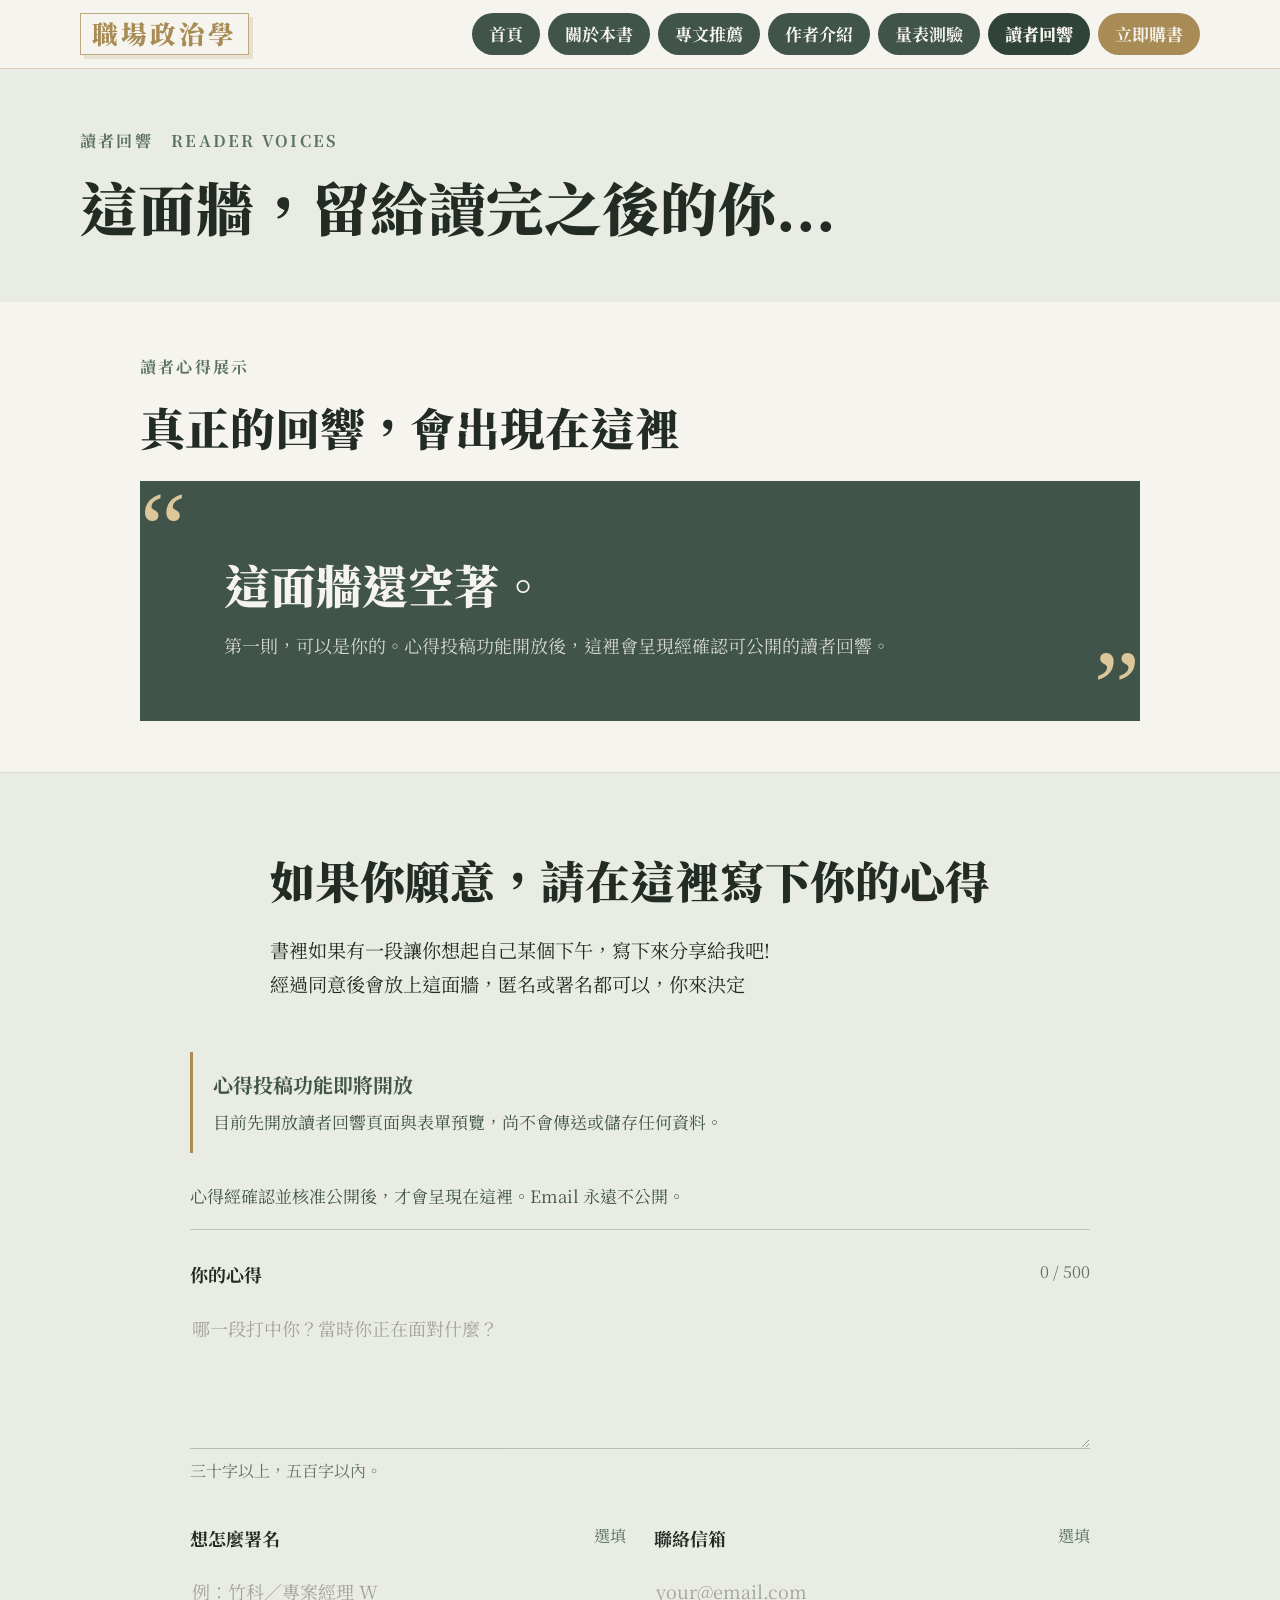
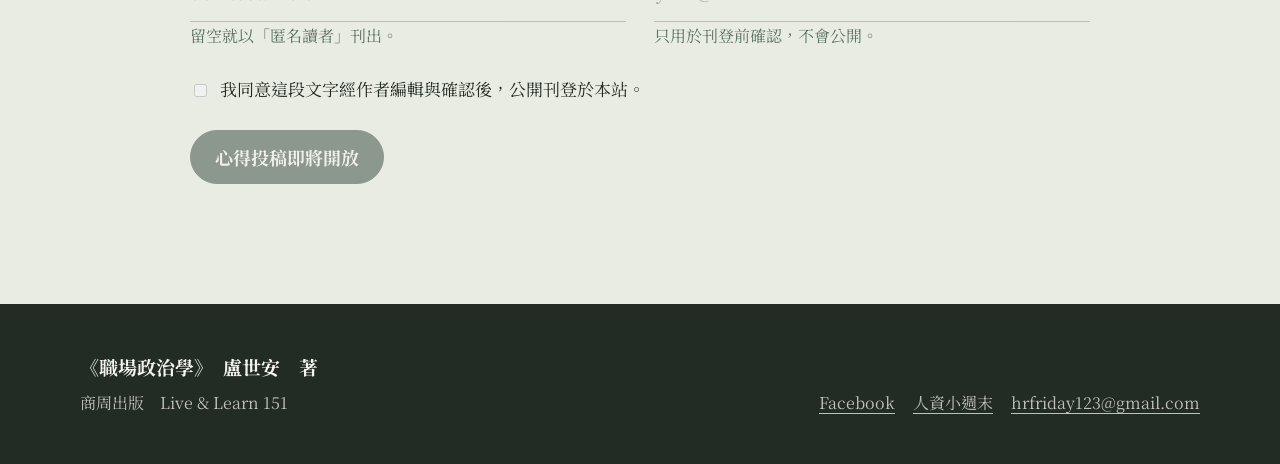
<file: docs/readers.html>
<!doctype html>
<html lang="zh-Hant">
<head>
  <meta charset="utf-8">
  <meta name="viewport" content="width=device-width, initial-scale=1">
  <title>讀者回響｜職場政治學</title>
  <meta name="description" content="閱讀《職場政治學》讀者回響，並預覽未來開放的心得投稿表單。">
  <meta name="theme-color" content="#F5F4EE">
  <link rel="stylesheet" href="assets/css/site.css">
  <script src="assets/js/content-data.js" defer></script>
  <script src="assets/js/site.js" defer></script>
  <script src="assets/js/readers.js" defer></script>
</head>
<body data-page="readers">
  <div data-site-header></div>
  <main id="main-content">
    <header class="page-hero">
      <div class="container page-hero-grid page-hero-grid--single">
        <div class="reveal">
          <p class="eyebrow">讀者回響　READER VOICES</p>
          <h1>這面牆，留給讀完之後的你...</h1>
        </div>
      </div>
    </header>

    <section class="section section--paper" aria-labelledby="voices-title">
      <div class="container">
        <div class="section-heading reveal">
          <div><p class="eyebrow">讀者心得展示</p><h2 id="voices-title">真正的回響，會出現在這裡</h2></div>
        </div>
        <div class="reader-wall reveal" data-reader-voices></div>
      </div>
    </section>

    <section class="section section--mist" aria-labelledby="submit-title">
      <div class="container">
        <div class="section-heading reveal reading-center"><h2 id="submit-title">如果你願意，請在這裡寫下你的心得</h2><p class="lede reader-invitation"><span>書裡如果有一段讓你想起自己某個下午，寫下來分享給我吧!</span><span>經過同意後會放上這面牆，匿名或署名都可以，你來決定</span></p></div>
        <div class="submission-area reveal">
          <div class="submission-state" data-submission-state role="status"></div>
          <form class="submission-form" data-submission-form novalidate>
            <p class="submission-privacy">心得經確認並核准公開後，才會呈現在這裡。Email 永遠不公開。</p>
            <div class="form-grid">
              <div class="field field--wide">
                <label for="voice-text">你的心得 <span data-character-count>0 / 500</span></label>
                <textarea id="voice-text" name="text" minlength="30" maxlength="500" required placeholder="哪一段打中你？當時你正在面對什麼？"></textarea>
                <div class="field-note">三十字以上，五百字以內。</div>
              </div>
              <div class="field">
                <label for="voice-who">想怎麼署名 <span>選填</span></label>
                <input id="voice-who" name="who" type="text" maxlength="40" placeholder="例：竹科／專案經理 W">
                <div class="field-note">留空就以「匿名讀者」刊出。</div>
              </div>
              <div class="field">
                <label for="voice-email">聯絡信箱 <span>選填</span></label>
                <input id="voice-email" name="email" type="email" maxlength="80" placeholder="your@email.com">
                <div class="field-note">只用於刊登前確認，不會公開。</div>
              </div>
            </div>
            <label class="consent"><input name="consent" type="checkbox" required><span>我同意這段文字經作者編輯與確認後，公開刊登於本站。</span></label>
            <button class="button" type="submit">送出心得</button>
            <p class="form-message" data-form-message role="status"></p>
          </form>
          <div class="form-success" data-form-success tabindex="-1">
            <p class="eyebrow">送出完成</p>
            <h3>收到了，謝謝你。</h3>
            <p>你的心得已經送出。作者會親自讀過，若適合刊登，會依你選擇的方式放上這面牆。</p>
          </div>
        </div>
      </div>
    </section>
  </main>
  <div data-site-footer></div>
</body>
</html>
</file>
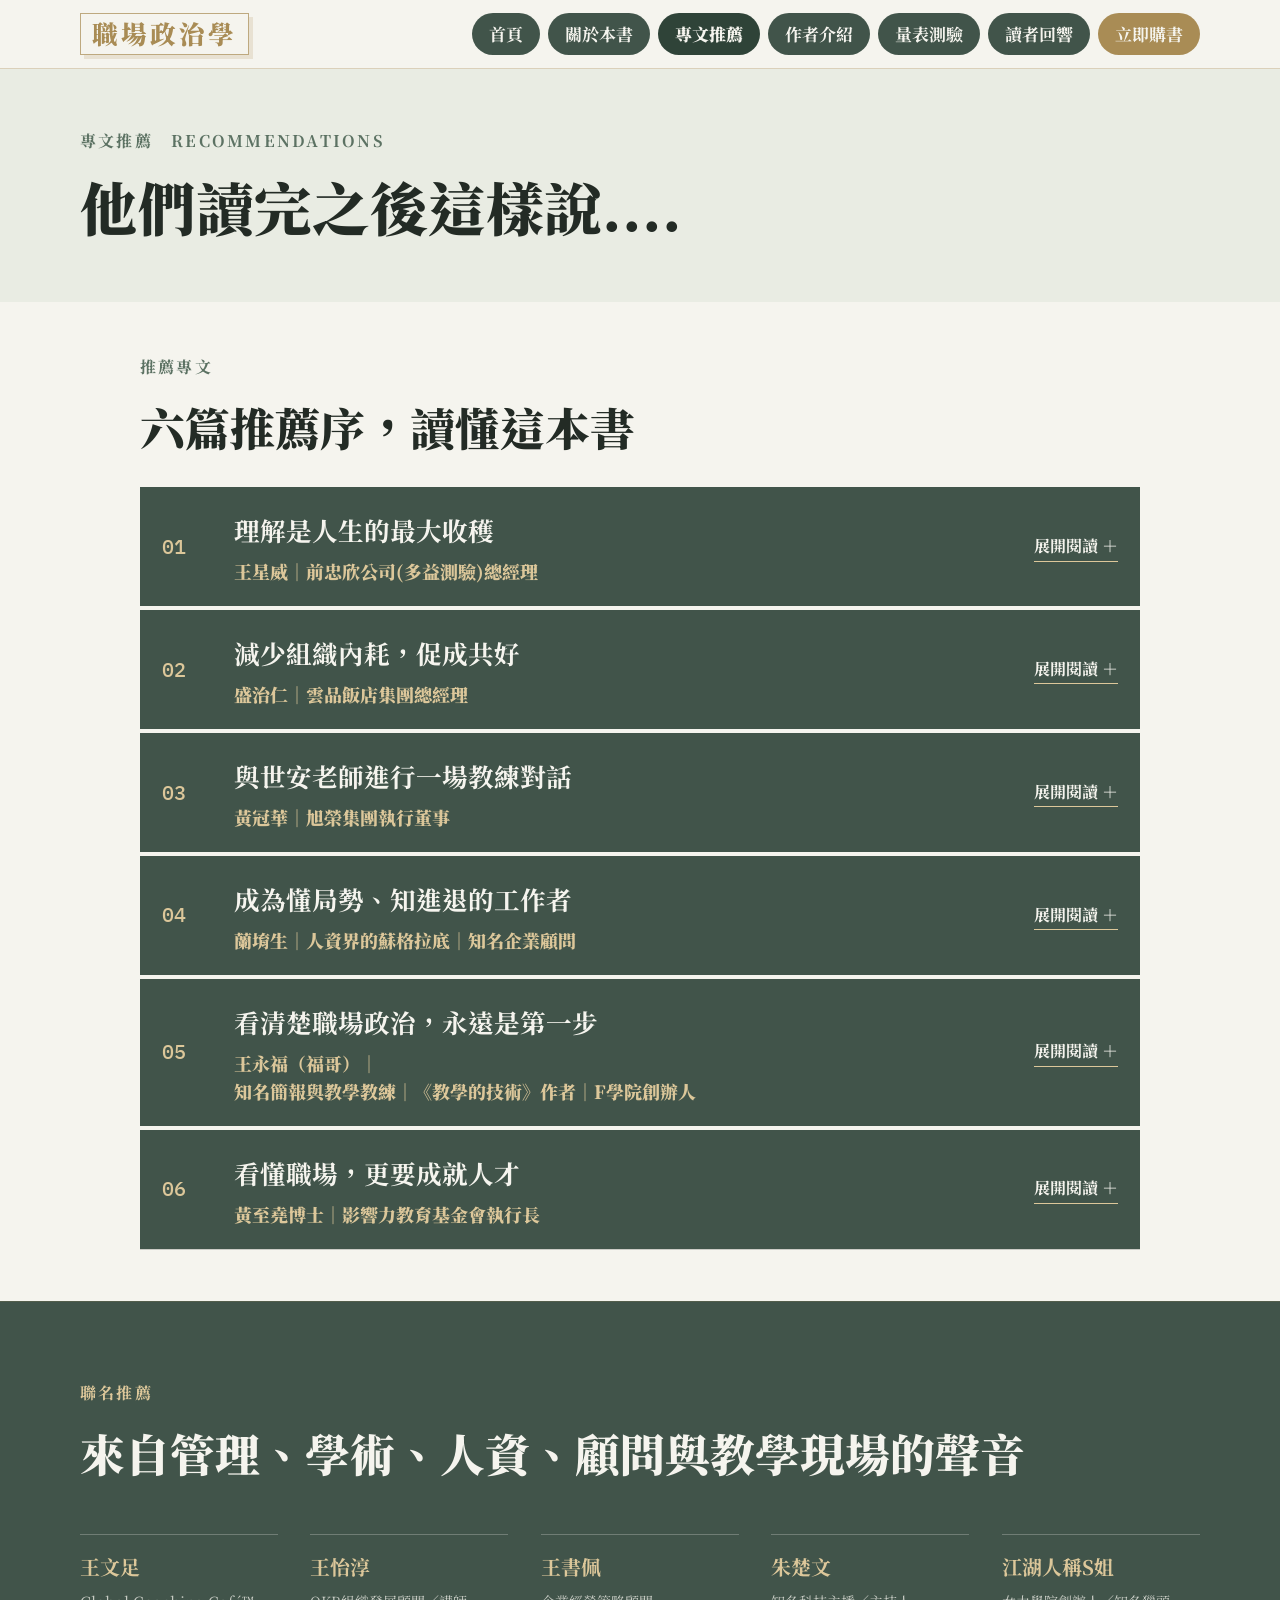
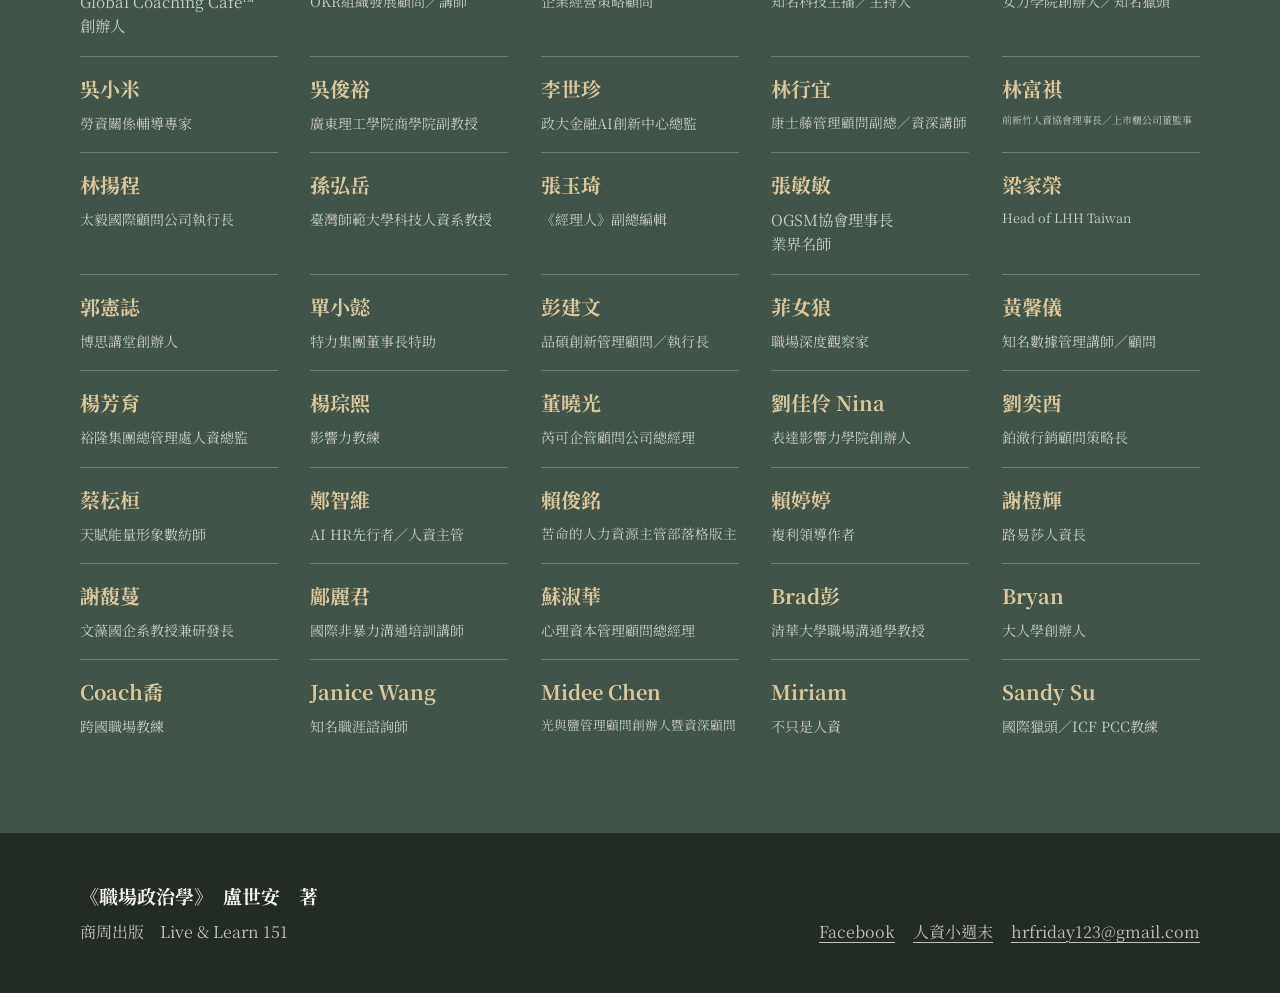
<file: docs/recommendations.html>
<!doctype html>
<html lang="zh-Hant">
<head>
  <meta charset="utf-8">
  <meta name="viewport" content="width=device-width, initial-scale=1">
  <title>專文推薦｜職場政治學</title>
  <meta name="description" content="閱讀六篇《職場政治學》推薦專文，以及四十位已確認聯名推薦人名單。">
  <meta name="theme-color" content="#F5F4EE">
  <link rel="stylesheet" href="assets/css/site.css">
  <script src="assets/js/content-data.js" defer></script>
  <script src="assets/js/site.js" defer></script>
  <script src="assets/js/recommendations.js" defer></script>
</head>
<body data-page="recommendations">
  <div data-site-header></div>
  <main id="main-content">
    <header class="page-hero">
      <div class="container page-hero-grid page-hero-grid--single">
        <div class="reveal">
          <p class="eyebrow">專文推薦　RECOMMENDATIONS</p>
          <h1>他們讀完之後這樣說....</h1>
        </div>
      </div>
    </header>

    <section class="section section--paper" aria-labelledby="articles-title">
      <div class="container">
        <div class="section-heading editorial-heading-stack reveal">
          <p class="eyebrow">推薦專文</p>
          <h2 id="articles-title">六篇推薦序，讀懂這本書</h2>
        </div>
        <div class="reveal" data-recommendation-list></div>
      </div>
    </section>

    <section class="section section--deep" aria-labelledby="endorsers-title">
      <div class="container">
        <div class="section-heading editorial-heading-stack reveal">
          <p class="eyebrow">聯名推薦</p>
          <h2 id="endorsers-title">來自管理、學術、人資、顧問與教學現場的聲音</h2>
        </div>
        <div class="endorser-index reveal" data-endorser-list></div>
      </div>
    </section>
  </main>
  <div data-site-footer></div>
</body>
</html>
</file>
<file: docs/assets/css/site.css>
@import url('https://fonts.googleapis.com/css2?family=IBM+Plex+Mono:wght@400;500&family=Noto+Serif+TC:wght@400;500;700;900&display=swap');

:root {
  --ink: #232b25;
  --green: #5c7263;
  --green-deep: #41544a;
  --paper: #f5f4ee;
  --mist: #e9ece3;
  --gold: #a98c55;
  --gold-light: #dcc79a;
  --line: rgba(35, 43, 37, 0.2);
  --content: 1120px;
  --reading: 740px;
  --serif: 'Noto Serif TC', 'PMingLiU', 'Times New Roman', serif;
  --mono: 'IBM Plex Mono', monospace;
  color-scheme: light;
}

* { box-sizing: border-box; }
html { width: 100%; max-width: 100%; scroll-behavior: smooth; scroll-padding-top: 100px; }
body {
  width: 100%;
  max-width: 100%;
  margin: 0;
  color: var(--ink);
  background: var(--paper);
  font-family: var(--serif);
  font-size: 18px;
  font-weight: 400;
  line-height: 1.85;
  text-rendering: optimizeLegibility;
}
main, section, header, footer { width: 100%; max-width: 100%; }
img { display: block; max-width: 100%; height: auto; }
a { color: inherit; text-decoration-thickness: 1px; text-underline-offset: 0.22em; }
button, input, textarea { font: inherit; }
button, a { -webkit-tap-highlight-color: transparent; }
::selection { color: var(--paper); background: var(--green-deep); }

.skip-link {
  position: fixed;
  z-index: 1000;
  top: 8px;
  left: 8px;
  padding: 8px 14px;
  color: var(--paper);
  background: var(--ink);
  transform: translateY(-160%);
}
.skip-link:focus { transform: none; }

[data-site-header] { position: sticky; z-index: 100; top: 0; }
.site-header {
  border-bottom: 1px solid rgba(169, 140, 85, 0.34);
  background: rgba(245, 244, 238, 0.96);
  backdrop-filter: blur(10px);
}
.header-inner {
  width: min(calc(100% - 40px), var(--content));
  min-height: 68px;
  display: flex;
  align-items: center;
  justify-content: space-between;
  gap: 22px;
  margin: 0 auto;
  padding: 10px 0;
}
.brand { flex: 0 0 auto; color: var(--gold); text-decoration: none; }
.brand-title { display: inline-block; padding: 4px 11px 5px; border: 1px solid rgba(169, 140, 85, 0.72); box-shadow: 4px 4px 0 rgba(169, 140, 85, 0.18); font-size: clamp(23px, 2vw, 27px); font-weight: 900; letter-spacing: 0.12em; line-height: 1.2; white-space: nowrap; }
.main-nav { flex: 0 1 auto; }
.nav-list {
  display: flex;
  align-items: center;
  justify-content: flex-end;
  flex-wrap: wrap;
  gap: 8px;
  margin: 0;
  padding: 0;
  list-style: none;
}
.nav-link {
  min-height: 42px;
  display: inline-flex;
  align-items: center;
  justify-content: center;
  padding: 8px 17px;
  color: var(--paper);
  border-radius: 999px;
  background: var(--green-deep);
  font-size: 17px;
  font-weight: 700;
  line-height: 1.2;
  text-decoration: none;
  white-space: nowrap;
  transition: background-color 160ms ease, transform 160ms ease;
}
.nav-link:hover { background: var(--ink); transform: translateY(-1px); }
.nav-link[aria-current='page'] { background: #2f4338; font-weight: 900; }
.nav-link--buy { background: var(--gold); }
.nav-link--buy:hover { background: #8f7545; }

.container { width: min(calc(100% - 40px), var(--content)); margin-inline: auto; }
.reading { width: min(100%, var(--reading)); }
.reading-center { width: min(100%, var(--reading)); margin-inline: auto; }
.section { padding: clamp(72px, 7vw, 108px) 0; }
.section--paper { background: var(--paper); }
.section--mist { background: var(--mist); }
.section--deep { color: var(--paper); background: var(--green-deep); }
.section--ink { color: var(--paper); background: var(--ink); }
.section--compact { padding: clamp(54px, 6vw, 82px) 0; }
.section + .section { border-top: 1px solid rgba(169, 140, 85, 0.17); }
.section-number {
  width: min(calc(100% - 40px), var(--content));
  display: block;
  margin: 0 auto 22px;
  color: rgba(169, 140, 85, 0.5);
  font: 500 clamp(48px, 6vw, 82px)/1 Georgia, serif;
  text-align: right;
}
.eyebrow {
  margin: 0 0 15px;
  color: var(--green);
  font-size: 16px;
  font-weight: 700;
  letter-spacing: 0.14em;
}
.section--deep .eyebrow, .section--ink .eyebrow { color: var(--gold-light); }
h1, h2, h3, h4 { margin: 0; font-weight: 900; line-height: 1.35; text-wrap: balance; }
h1 { font-size: clamp(46px, 4.4vw, 60px); }
h2 { font-size: clamp(36px, 3.5vw, 48px); }
h3 { font-size: clamp(24px, 2.2vw, 31px); }
h4 { font-size: 22px; }
.lede {
  max-width: 780px;
  margin: 22px 0 0;
  font-size: clamp(19px, 1.55vw, 22px);
  line-height: 1.85;
  text-wrap: pretty;
}
.section--deep .lede, .section--ink .lede { color: rgba(245, 244, 238, 0.84); }
.section-heading { margin-bottom: clamp(38px, 5vw, 64px); }
.section-heading--split {
  display: grid;
  grid-template-columns: minmax(0, 1fr) minmax(260px, 0.58fr);
  align-items: end;
  gap: clamp(34px, 5vw, 72px);
}
.section-heading--split .lede { margin: 0; }
.editorial-heading-stack h2 { max-width: none; white-space: nowrap; }
.editorial-heading-stack .lede { margin-top: 16px; }
.gold { color: var(--gold-light); }
.rule { width: 62px; height: 1px; margin: 26px 0; background: var(--gold); }
.meta-line { color: var(--green); font-size: 16px; letter-spacing: 0.12em; }

.button {
  min-height: 46px;
  display: inline-flex;
  align-items: center;
  justify-content: center;
  padding: 10px 24px;
  color: var(--paper);
  border: 1px solid var(--green-deep);
  border-radius: 999px;
  background: var(--green-deep);
  font-size: 18px;
  font-weight: 700;
  text-decoration: none;
  cursor: pointer;
  transition: background-color 160ms ease, border-color 160ms ease, transform 160ms ease;
}
.button:hover { border-color: var(--gold); transform: translateY(-1px); }
.button--outline { color: var(--green-deep); background: transparent; }
.button--light { color: var(--paper); border-color: rgba(245, 244, 238, 0.55); background: transparent; }
.button--small { min-height: 40px; padding: 7px 18px; }
.button:disabled { cursor: not-allowed; opacity: 0.55; transform: none; }
.text-link { color: var(--green-deep); font-weight: 700; text-decoration-color: var(--gold); }
.action-row { display: flex; flex-wrap: wrap; gap: 12px; margin-top: 30px; }

.page-hero { padding: clamp(48px, 5vw, 64px) 0; background: var(--mist); }
.page-hero-grid {
  display: grid;
  grid-template-columns: minmax(0, 1fr) minmax(150px, 0.26fr);
  align-items: end;
  gap: clamp(36px, 6vw, 80px);
}
.page-hero-grid--single { grid-template-columns: minmax(0, 1fr); }
.page-hero h1 { max-width: 880px; }
.page-hero .lede { color: var(--green-deep); }

.content-grid {
  display: grid;
  grid-template-columns: minmax(0, 1fr) minmax(300px, 0.5fr);
  align-items: start;
  gap: clamp(48px, 7vw, 96px);
}
.content-grid--single { grid-template-columns: minmax(0, 1fr); }
.aside-note { position: sticky; top: 100px; padding-top: 22px; border-top: 2px solid var(--gold); }
.aside-note p { margin: 0 0 16px; font-size: 17px; line-height: 1.75; text-wrap: pretty; }
.prose { max-width: var(--reading); font-size: clamp(18px, 1.45vw, 20px); line-height: 1.95; }
.prose > *:first-child { margin-top: 0; }
.prose p { margin: 0 0 1.35em; text-wrap: pretty; }
.prose h3 { margin: 2em 0 0.8em; }
.prose h4 { margin: 1.8em 0 0.7em; }
.prose ul, .prose ol { padding-left: 1.4em; }
.prose li { margin-bottom: 0.55em; }

/* 關於本書：流程線、能力軸線、垂直列表與章節時間軸。 */
.concept-sequence {
  display: grid;
  grid-template-columns: repeat(4, minmax(0, 1fr));
  gap: clamp(22px, 4vw, 50px);
  margin-top: 52px;
}
.concept-step { position: relative; padding-top: 24px; border-top: 1px solid var(--line); }
.concept-step::before { position: absolute; top: -6px; left: 0; width: 11px; height: 11px; content: ''; border-radius: 50%; background: var(--gold); }
.concept-step .index { display: block; margin-bottom: 18px; color: var(--gold); font: 500 16px/1.4 var(--mono); }
.concept-step h3 { font-size: 28px; }
.concept-step p { margin: 12px 0 0; font-size: 18px; line-height: 1.7; }
.ability-timeline { counter-reset: ability; }
.ability-step {
  counter-increment: ability;
  display: grid;
  grid-template-columns: 72px minmax(170px, 0.42fr) minmax(0, 1fr);
  align-items: baseline;
  gap: 28px;
  padding: 22px 0;
  border-top: 1px solid var(--line);
}
.ability-step:last-child { border-bottom: 1px solid var(--line); }
.ability-step::before { color: var(--gold); content: '0' counter(ability); font: 500 24px/1 var(--mono); }
.ability-step strong { font-size: 22px; }
.ability-step p { margin: 0; font-size: 18px; }
.trap-editorial { margin-top: 34px; }
.trap-entry {
  display: grid;
  grid-template-columns: 70px minmax(180px, 0.42fr) minmax(0, 1fr);
  align-items: baseline;
  gap: 28px;
  padding: 22px 0;
  border-top: 1px solid rgba(245, 244, 238, 0.26);
}
.trap-entry:last-child { border-bottom: 1px solid rgba(245, 244, 238, 0.26); }
.trap-entry b { color: var(--gold-light); font: 500 19px/1 var(--mono); }
.trap-entry strong { font-size: 23px; }
.trap-entry span { color: rgba(245, 244, 238, 0.72); font-size: 18px; }
.toc-timeline { border-left: 1px solid rgba(169, 140, 85, 0.55); padding-left: clamp(26px, 4vw, 54px); }
.toc-part { position: relative; padding: 0 0 44px; }
.toc-part::before { position: absolute; top: 8px; left: calc(clamp(26px, 4vw, 54px) * -1 - 6px); width: 11px; height: 11px; content: ''; border-radius: 50%; background: var(--gold); }
.toc-part:last-child { padding-bottom: 0; }
.toc-part .part-label { color: var(--gold); font-size: 16px; font-weight: 700; letter-spacing: 0.12em; }
.toc-part h3 { margin-top: 6px; }
.toc-part ol, .toc-part ul { margin: 22px 0 0; padding-left: 1.35em; }
.toc-part li { margin-bottom: 16px; font-size: 19px; }
.toc-part small { display: block; margin-top: 3px; color: var(--green); font-size: 16px; }
.quote-flow { display: grid; grid-template-columns: repeat(2, minmax(0, 1fr)); column-gap: clamp(38px, 6vw, 82px); }
.book-quote { margin: 0; padding: 30px 0; border-top: 1px solid var(--line); }
.book-quote blockquote { margin: 0; font-size: clamp(22px, 2vw, 28px); font-weight: 700; line-height: 1.75; }
.book-quote cite { display: block; margin-top: 18px; color: var(--green); font-size: 16px; font-style: normal; }

/* 推薦文章：同頁展開的編輯式長文。 */
details.editorial-details { border-top: 1px solid var(--gold); }
details.editorial-details:last-child { border-bottom: 1px solid var(--line); }
.editorial-details summary {
  display: grid;
  grid-template-columns: 52px minmax(0, 1fr) minmax(116px, auto);
  align-items: center;
  gap: 20px;
  padding: 24px 0;
  cursor: pointer;
  list-style: none;
}
.editorial-details summary::-webkit-details-marker { display: none; }
.detail-no { color: var(--gold); font: 500 20px/1 var(--mono); }
.detail-title strong { display: block; font-size: clamp(21px, 2vw, 28px); }
.detail-title span { display: block; margin-top: 5px; color: var(--green); font-size: 18px; line-height: 1.55; }
.section--deep .detail-title span { color: rgba(245, 244, 238, 0.75); }
.detail-icon { justify-self: end; color: var(--green-deep); border-bottom: 1px solid var(--gold); font-size: 16px; font-weight: 700; white-space: nowrap; }
.detail-icon::before { content: '展開閱讀 ＋'; }
details.editorial-details[open] .detail-icon::before { content: '收合內容 −'; }
.detail-body { padding: 0 0 54px 72px; }
.detail-pull { margin: 0 0 32px; padding: 18px 0 18px 24px; color: var(--green-deep); border-left: 2px solid var(--gold); font-size: 21px; font-weight: 700; line-height: 1.75; }
.detail-body .prose { max-width: 780px; }
.endorser-index { display: grid; grid-template-columns: repeat(5, minmax(0, 1fr)); gap: 0 clamp(18px, 2.5vw, 38px); }
.endorser-entry { min-width: 0; break-inside: avoid; padding: 15px 0 20px; border-top: 1px solid rgba(245, 244, 238, 0.26); container-type: inline-size; }
.endorser-entry strong { display: block; color: var(--gold-light); font-size: 20px; }
.endorser-entry span { display: block; margin-top: 5px; color: rgba(245, 244, 238, 0.75); font-size: clamp(6px, calc(96cqw / var(--role-length)), 14px); line-height: 1.6; white-space: nowrap; }
.endorser-entry--two-lines span { font-size: clamp(13px, 1.2vw, 16px); line-height: 1.55; white-space: pre-line; }

/* 作者介紹：自然圖文與文字連結。 */
.author-layout {
  display: grid;
  grid-template-columns: minmax(260px, 0.7fr) minmax(0, 1.05fr);
  align-items: start;
  gap: clamp(48px, 8vw, 110px);
}
.portrait-frame { margin: 0; }
.portrait-frame img { width: 100%; max-height: 760px; object-fit: contain; object-position: center top; }
.author-layout .portrait-frame { position: sticky; top: 98px; }
.author-prose { max-width: 760px; }
.author-prose h2 { font-size: clamp(34px, 3vw, 43px); white-space: nowrap; }
.author-prose p:first-child { font-size: 20px; }
.author-links { margin-top: 42px; }
.author-link { display: grid; grid-template-columns: 110px 1fr; gap: 20px; padding: 15px 0; border-top: 1px solid var(--line); }
.author-link:last-child { border-bottom: 1px solid var(--line); }
.author-link span { color: var(--green); font-size: 16px; font-weight: 700; letter-spacing: 0.08em; }
.author-link a { font-size: 18px; overflow-wrap: anywhere; }
.author-preface .section-heading { margin-bottom: 30px; }
.preface-preview { max-width: 900px; }
.preface-details { margin-top: 26px; }
.preface-details summary { grid-template-columns: minmax(0, 1fr) auto; }
.preface-details .detail-title strong { font-size: clamp(25px, 2.4vw, 32px); }

/* 量表：背景色與細線界定操作區，不使用巨大外框。 */
.quiz-shell { width: min(100%, 940px); margin: 0 auto; color: var(--paper); background: var(--green-deep); }
.quiz-head { display: grid; grid-template-columns: 86px 1fr 210px; align-items: center; gap: 18px; padding: 16px 0; border-bottom: 1px solid rgba(220, 199, 154, 0.34); }
.quiz-count { color: var(--gold-light); font: 500 16px/1 var(--mono); }
.quiz-progress { height: 2px; background: rgba(245, 244, 238, 0.22); }
.quiz-progress i { display: block; width: 0; height: 100%; background: var(--gold-light); transition: width 240ms ease; }
.quiz-dim { justify-self: end; font-size: 16px; text-align: right; }
.quiz-body { min-height: 440px; display: grid; align-content: center; padding: clamp(34px, 5vw, 58px) clamp(18px, 5vw, 64px); }
.score-guide__line { height: 4px; display: grid; grid-template-columns: 0.44fr 0.56fr; margin: 28px 0 16px; background: rgba(65, 84, 74, 0.18); }
.score-guide__line span { background: rgba(65, 84, 74, 0.48); }
.score-guide__line i { background: var(--gold); }
.score-guide__labels { display: grid; grid-template-columns: 1fr 0.72fr; gap: 20px; }
.score-guide__labels span { color: var(--green-deep); font-size: 16px; line-height: 1.65; }
.score-guide__labels span:last-child { text-align: right; }
.score-guide__labels b { display: block; color: var(--ink); font-size: 18px; }
.quiz-instructions-layout { width: min(calc(100% - 40px), 920px); display: grid; grid-template-columns: minmax(0, 1fr) 190px; align-items: center; gap: clamp(42px, 7vw, 84px); }
.quiz-instructions__copy { max-width: 620px !important; }
.quiz-instructions__copy .lede { margin-bottom: 0; }
.score-guide { max-width: 520px; margin-top: 32px; padding-top: 17px; border-top: 2px solid var(--gold); }
.score-guide > .eyebrow { margin-bottom: 0; }
.score-guide__line { margin-block: 18px 12px; }
.quiz-instructions__king { width: min(100%, 160px); margin: 0; justify-self: center; }
.quiz-instructions__king img { width: 100%; max-height: 280px; object-fit: contain; }
.quiz-question { max-width: 720px; margin: 0 auto; text-align: center; font-size: clamp(22px, 2.2vw, 28px); font-weight: 700; line-height: 1.58; text-wrap: pretty; }
.quiz-question__line { display: block; }
.scale-options { max-width: 640px; display: grid; grid-template-columns: repeat(5, 1fr); gap: 12px; margin: 34px auto 10px; }
.scale-option { min-height: 52px; color: var(--paper); border: 1px solid rgba(245, 244, 238, 0.44); border-radius: 999px; background: transparent; cursor: pointer; transition: 160ms ease; }
.scale-option:hover, .scale-option:focus-visible { color: var(--ink); border-color: var(--gold-light); background: var(--gold-light); }
.scale-legend { max-width: 640px; display: flex; justify-content: space-between; margin: 0 auto; color: rgba(245, 244, 238, 0.72); font-size: 16px; }
.quiz-controls { display: flex; justify-content: space-between; margin-top: 32px; }
.link-button { padding: 6px 0; color: var(--paper); border: 0; border-bottom: 1px solid rgba(220, 199, 154, 0.5); background: transparent; cursor: pointer; }
.quiz-result { display: none; }
.quiz-result.is-active { display: block; }
.quiz-stage.is-hidden { display: none; }
.result-summary { text-align: center; }
.result-score { color: var(--gold-light); font-size: 18px; }
.result-name { margin-top: 10px; font-size: clamp(34px, 4vw, 48px); }
.result-coord { margin-top: 7px; color: var(--gold-light); }
.result-description { max-width: 720px; margin: 22px auto 0; color: rgba(245, 244, 238, 0.86); font-size: 18px; }
.quadrant-map { max-width: 600px; display: grid; grid-template-columns: repeat(2, 1fr); gap: 22px; margin: 36px auto; }
.quadrant-cell { min-height: 90px; display: grid; align-content: center; gap: 4px; padding: 14px 0; border-top: 1px solid rgba(220, 199, 154, 0.4); text-align: center; }
.quadrant-cell span { color: rgba(245, 244, 238, 0.7); font-size: 16px; }
.quadrant-cell.is-active { color: var(--gold-light); border-top-color: var(--gold-light); }
.ability-bars { max-width: 680px; display: grid; gap: 15px; margin: 0 auto; }
.ability-bar { display: grid; grid-template-columns: 120px 1fr 42px; align-items: center; gap: 14px; font-size: 17px; }
.bar-track { height: 4px; background: rgba(245, 244, 238, 0.2); }
.bar-track i { display: block; width: 0; height: 100%; background: var(--gold-light); transition: width 520ms ease; }
.advice-note { max-width: 720px; margin: 38px auto 0; padding-left: 24px; border-left: 1px solid rgba(220, 199, 154, 0.52); }
.advice-note p { color: rgba(245, 244, 238, 0.84); }
.result-actions { display: flex; justify-content: center; flex-wrap: wrap; gap: 14px; margin-top: 30px; }
.quiz-note { max-width: 820px; margin: 24px auto 0; color: var(--green-deep); font-size: 16px; }

/* 讀者回響：引文流與無外層卡片的表單。 */
.reader-wall { min-height: 260px; display: grid; align-items: center; }
.reader-empty { position: relative; padding: 48px 76px; border-top: 1px solid var(--line); border-bottom: 1px solid var(--line); }
.reader-empty::after { position: absolute; right: 0; bottom: -18px; color: var(--gold); content: '”'; font: 400 104px/1 Georgia, serif; }
.reader-empty__mark { position: absolute; top: -4px; left: 0; color: var(--gold); font: 400 104px/1 Georgia, serif; }
.reader-empty h3 { margin-top: 12px; }
.reader-empty p { max-width: none; margin: 14px 0 0; color: var(--green-deep); font-size: 18px; white-space: nowrap; }
.reader-flow { columns: 2; column-gap: clamp(38px, 6vw, 82px); }
.reader-quote { break-inside: avoid; padding: 26px 0; border-top: 1px solid var(--line); }
.reader-quote blockquote { margin: 0; font-size: 22px; line-height: 1.75; }
.reader-quote cite { display: block; margin-top: 16px; color: var(--green); font-size: 16px; font-style: normal; }
.submission-area { max-width: 900px; margin: 0 auto; }
.submission-state { display: grid; gap: 4px; margin-bottom: 28px; padding: 15px 0 15px 20px; color: var(--green-deep); border-left: 3px solid var(--gold); }
.submission-state strong { font-size: 20px; }
.submission-state span { font-size: 17px; }
.submission-privacy { margin: 0 0 28px; padding-bottom: 18px; color: var(--green-deep); border-bottom: 1px solid var(--line); font-size: 17px; }
.form-grid { display: grid; grid-template-columns: repeat(2, minmax(0, 1fr)); gap: 18px 28px; }
.field { margin-bottom: 18px; }
.field--wide { grid-column: 1 / -1; }
.field label { display: flex; justify-content: space-between; gap: 20px; margin-bottom: 8px; font-weight: 700; }
.field label span, .field-note { color: var(--green); font-size: 16px; font-weight: 400; }
.field input, .field textarea { width: 100%; padding: 13px 2px; color: var(--ink); border: 0; border-bottom: 1px solid rgba(65, 84, 74, 0.48); border-radius: 0; outline: none; background: transparent; }
.field textarea { min-height: 150px; resize: vertical; }
.field input:focus, .field textarea:focus { border-bottom-color: var(--gold); box-shadow: 0 1px 0 var(--gold); }
.field input:disabled, .field textarea:disabled { cursor: not-allowed; opacity: 0.62; }
.consent { display: flex; align-items: flex-start; gap: 10px; margin: 6px 0 25px; font-size: 17px; }
.consent input { margin-top: 0.55em; }
.form-message { min-height: 30px; margin: 13px 0 0; color: var(--green-deep); }
.form-message.is-error { color: var(--gold); }
.form-success { display: none; padding: 42px 0; text-align: center; }
.form-success.is-active { display: block; }
.submission-form.is-hidden { display: none; }

/* V3：第二層維持出版展示節奏，僅收斂真正過大的空白。 */
@media (min-width: 761px) {
  body:not([data-page='home']) { font-size: 18px; line-height: 1.8; }
  body:not([data-page='home']) .section { padding: clamp(72px, 6vw, 88px) 0; }
  body:not([data-page='home']) .section--compact { padding: clamp(58px, 5vw, 72px) 0; }
  body:not([data-page='home']) .page-hero { padding: clamp(48px, 4.5vw, 62px) 0; }
  body:not([data-page='home']) .page-hero-grid { gap: clamp(40px, 5vw, 68px); }
  body:not([data-page='home']) .page-hero h1 { max-width: 840px; font-size: clamp(48px, 4.5vw, 58px); line-height: 1.28; }
  body:not([data-page='home']) h2 { font-size: clamp(38px, 3.5vw, 48px); }
  body:not([data-page='home']) h3 { font-size: clamp(24px, 2.2vw, 30px); }
  body:not([data-page='home']) .lede { max-width: 760px; font-size: clamp(19px, 1.5vw, 21px); line-height: 1.78; }
  body:not([data-page='home']) .section-heading { margin-bottom: clamp(38px, 4vw, 54px); }
  body:not([data-page='home']) .content-grid { gap: clamp(52px, 6vw, 82px); }
  body:not([data-page='home']) .prose { max-width: 760px; font-size: clamp(18px, 1.4vw, 20px); line-height: 1.9; }

  body[data-page='recommendations'] .editorial-details summary { padding-block: 20px; }
  body[data-page='recommendations'] .endorser-entry { padding: 14px 0 18px; }
  body[data-page='author'] .author-layout { gap: clamp(54px, 7vw, 92px); }
  body[data-page='author'] .portrait-frame img { max-height: 680px; }
  body[data-page='author'] .author-links { margin-top: 34px; }
  body[data-page='author'] .author-link { padding: 13px 0; }
  body[data-page='author'] .author-preface .section-heading { margin-bottom: 28px; }
  body[data-page='author'] .preface-details { margin-top: 24px; }
}

/* 關於本書：以作者定位開場，再由可展開目錄承接深度內容。 */
.about-intro { padding-block: clamp(46px, 4vw, 58px) !important; }
.about-intro__layout { width: min(calc(100% - 40px), 1000px); display: grid; grid-template-columns: minmax(0, 1.5fr) minmax(210px, 0.5fr); align-items: center; gap: clamp(36px, 5vw, 66px); }
.about-intro .prose { max-width: 720px; }
.about-intro #book-position-title { color: var(--green-deep); }
.about-intro__text { margin-top: 12px !important; color: var(--ink); font-weight: 900; }
.about-intro__portrait { width: 100%; max-width: 260px; margin: 0; justify-self: end; }
.about-intro__portrait img { width: 100%; max-height: 360px; object-fit: contain; object-position: center bottom; }

.chapter-index { border-bottom: 1px solid var(--line); }
.chapter-part-heading { display: grid; grid-template-columns: 1fr; align-items: baseline; gap: 5px; margin-top: 58px; padding-bottom: 18px; }
.chapter-part-heading:first-child { margin-top: 0; }
.chapter-part-heading span { color: var(--gold); font-size: 17px; font-weight: 700; letter-spacing: 0.12em; }
.chapter-part-heading h3 { font-size: clamp(25px, 2.4vw, 32px); }
.chapter-details { border-top: 1px solid var(--line); }
.chapter-details summary { display: grid; grid-template-columns: 72px minmax(0, 1fr) 160px; align-items: center; gap: 24px; padding: 26px 0; cursor: pointer; list-style: none; transition: color 160ms ease, border-color 160ms ease; }
.chapter-details summary::-webkit-details-marker { display: none; }
.chapter-details summary:hover { color: var(--green-deep); }
.chapter-details summary:hover .chapter-action { color: var(--gold); }
.chapter-no { color: var(--gold); font: 500 18px/1 var(--mono); }
.chapter-title strong { display: block; font-size: clamp(22px, 2vw, 28px); line-height: 1.45; }
.chapter-title small { display: block; margin-top: 5px; color: var(--green); font-size: 17px; line-height: 1.55; }
.chapter-action { justify-self: end; color: var(--green-deep); border-bottom: 1px solid currentColor; font-size: 17px; font-weight: 700; white-space: nowrap; }
.chapter-action span:last-child { display: none; }
.chapter-details[open] .chapter-action span:first-child { display: none; }
.chapter-details[open] .chapter-action span:last-child { display: inline; }
.chapter-details[open] > summary { border-bottom: 1px solid rgba(169, 140, 85, 0.48); }
.chapter-body { padding: 52px 0 76px 96px; }
.chapter-body > .prose, .chapter-intro { max-width: 800px; }
.chapter-intro > p:last-child { max-width: 800px; font-size: 19px; line-height: 1.8; }
.chapter-subsection { max-width: 980px; margin-top: 58px; padding-top: 38px; border-top: 1px solid var(--line); }
.core-action-line, .intro-promises { display: grid; grid-template-columns: repeat(4, minmax(0, 1fr)); gap: 28px; margin-top: 30px; }
.intro-promises { grid-template-columns: repeat(3, minmax(0, 1fr)); }
.core-action-line article, .intro-promises article { padding-top: 16px; border-top: 1px solid var(--line); }
.core-action-line span { color: var(--gold); font: 500 15px/1 var(--mono); }
.core-action-line strong, .intro-promises strong { display: block; margin-top: 8px; font-size: 23px; }
.intro-promises strong { color: var(--gold); font-size: clamp(28px, 2.7vw, 36px); line-height: 1.3; }
.core-action-line p, .intro-promises p { margin: 8px 0 0; font-size: 16px; line-height: 1.65; }
.chapter-split-copy > span, .chapter-split-copy > strong, .chapter-text-line { display: block; }
.chapter-split-copy > strong { margin-top: 16px; color: var(--green-deep); font-weight: 900; }
.chapter-text-line + .chapter-text-line { margin-top: 8px; }

.ability-path { position: relative; display: grid; grid-template-columns: repeat(5, minmax(0, 1fr)); gap: 24px; margin-top: 44px; }
.ability-path::before { position: absolute; top: 8px; right: 0; left: 0; height: 1px; content: ''; background: rgba(169, 140, 85, 0.65); }
.ability-path article { position: relative; display: grid; grid-template-columns: auto minmax(0, 1fr); align-items: baseline; gap: 0 10px; padding-top: 28px; }
.ability-path article::before { position: absolute; top: 2px; left: 0; width: 13px; height: 13px; content: ''; border-radius: 50%; background: var(--gold); }
.ability-path article:not(:last-child)::after { position: absolute; top: -4px; right: 0; color: var(--gold); content: '→'; font-size: 18px; }
.ability-path span { color: var(--gold); font: 500 15px/1 var(--mono); }
.ability-path strong { min-width: 0; color: var(--gold); font-size: clamp(23px, 2vw, 29px); line-height: 1.25; white-space: nowrap; }
.ability-path p { grid-column: 1 / -1; margin: 12px 0 0; font-size: 16px; line-height: 1.6; }

.ability-quadrant { width: 100%; margin: 52px 0 0; padding-top: 36px; border-top: 1px solid var(--line); }
.ability-quadrant figcaption { width: 100%; max-width: none; text-align: left; }
.ability-quadrant figcaption h3 { font-size: clamp(30px, 3vw, 40px); }
.ability-quadrant figcaption p { margin: 14px 0 0; color: var(--green-deep); font-size: 18px; line-height: 1.75; }
.quadrant-plot { position: relative; width: min(84%, 600px); min-height: 360px; display: grid; grid-template-columns: repeat(2, minmax(0, 1fr)); grid-template-rows: repeat(2, minmax(0, 1fr)); margin: 34px 0 32px; border: 1px solid rgba(65, 84, 74, 0.42); background: #fff; }
.quadrant-plot::before, .quadrant-plot::after { position: absolute; z-index: 1; content: ''; background: rgba(65, 84, 74, 0.42); }
.quadrant-plot::before { top: 50%; right: 0; left: 0; height: 1px; }
.quadrant-plot::after { top: 0; bottom: 0; left: 50%; width: 1px; }
.quadrant-zone { min-width: 0; display: grid; grid-template-rows: auto auto auto; align-content: center; gap: 8px; padding: 18px 16px; background: #fff; }
.quadrant-zone > * { position: relative; z-index: 2; }
.quadrant-zone strong { align-self: center; font-size: clamp(36px, 4vw, 50px); line-height: 1.12; white-space: nowrap; }
.quadrant-zone span { color: var(--green); font-size: 16px; font-weight: 700; }
.quadrant-zone p { margin: 0; font-size: 17px; }
.quadrant-zone--focus { color: var(--ink); background: #fff; }
.quadrant-zone--focus strong { color: var(--gold); }
.quadrant-zone--focus span, .quadrant-zone--focus p { color: var(--green-deep); }
.quadrant-axis { position: absolute; z-index: 3; color: var(--green-deep); font-size: 20px; font-weight: 900; letter-spacing: 0.06em; }
.quadrant-axis--y { top: -36px; left: 0; }
.quadrant-axis--x { right: 0; bottom: -38px; }

.hazard-signals { display: grid; grid-template-columns: repeat(5, minmax(0, 1fr)); gap: 24px; margin-top: 44px; }
.hazard-signals article { position: relative; text-align: center; }
.hazard-signals strong { min-height: 82px; display: flex; align-items: center; justify-content: center; padding: 14px 12px; color: var(--paper); border-radius: 50%; background: radial-gradient(ellipse at 50% 42%, #526b5d 0 42%, var(--green-deep) 72%, #293a31 100%); box-shadow: inset 0 9px 16px rgba(0, 0, 0, 0.24), 0 11px 0 rgba(169, 140, 85, 0.23), 0 18px 22px rgba(35, 43, 37, 0.2); font-size: clamp(20px, 1.65vw, 24px); line-height: 1.3; }
.hazard-signals p { margin: 28px 0 0; color: var(--gold); font-size: 17px; font-weight: 900; line-height: 1.5; }
.hazard-signals .hazard-eats { color: var(--green-deep); }
.hazard-signals b { color: var(--gold); font-size: 20px; font-weight: 900; }

/* 次頁：縮短首屏，讓內容更快進入視線。 */
body[data-page='recommendations'] main > .section--paper { padding-block: clamp(46px, 4vw, 58px); }
body[data-page='recommendations'] main > .section--paper > .container { width: min(calc(100% - 40px), 1000px); }
body[data-page='recommendations'] main > .section--paper .section-heading { margin-bottom: 26px; }
.recommendation-detail { border-top: 4px solid var(--paper) !important; }
.recommendation-detail > summary { padding-inline: 22px !important; color: var(--paper); background: var(--green-deep); }
.recommendation-detail > summary:hover, .recommendation-detail[open] > summary { color: var(--paper); background: var(--ink); }
.recommendation-detail .detail-no { color: var(--gold-light); }
.recommendation-detail .detail-title span { color: var(--gold-light); font-weight: 900; }
.recommendation-credit--stack > span { margin-top: 0; }
.recommendation-detail .detail-icon { color: var(--paper); border-color: var(--gold-light); }
.recommendation-detail > .detail-body { padding: 38px 36px 54px; }

body[data-page='readers'] main > .section--paper { padding-block: clamp(44px, 4vw, 56px); }
body[data-page='readers'] main > .section--paper > .container { width: min(calc(100% - 40px), 1000px); }
body[data-page='readers'] main > .section--paper .section-heading { margin-bottom: 24px; }
body[data-page='readers'] .reader-wall { min-height: 220px; }
body[data-page='readers'] .reader-empty { min-height: 240px; display: grid; align-content: center; padding: 54px 84px; color: var(--paper); border: 0; background: var(--green-deep); }
body[data-page='readers'] .reader-empty h3 { font-size: clamp(34px, 3.6vw, 48px); }
body[data-page='readers'] .reader-empty p { color: rgba(245, 244, 238, 0.82); }
body[data-page='readers'] .reader-empty__mark, body[data-page='readers'] .reader-empty::after { color: var(--gold-light); }

.chapter-static { display: grid; grid-template-columns: 72px minmax(0, 1fr); align-items: center; gap: 24px; padding: 23px 0; border-top: 1px solid var(--line); }
.chapter-static--appendix { grid-template-columns: repeat(2, minmax(0, 1fr)); color: var(--green-deep); font-size: 17px; }
.about-quote-carousel { display: grid; min-height: 280px; align-content: center; border-bottom: 1px solid var(--line); }
.about-quote-line { margin: 0; padding: 22px 0; border-top: 1px solid var(--line); }
.about-quote-line blockquote { margin: 0; font-size: clamp(19px, 1.7vw, 23px); font-weight: 700; line-height: 1.65; }
.reader-invitation span { display: block; }

.detail-title .preface-action__open { display: none; }
.preface-details[open] .preface-action__closed { display: none; }
.preface-details[open] .detail-title .preface-action__open { display: inline; }
.preface-details .detail-icon::before { content: '＋'; }
.preface-details[open] .detail-icon::before { content: '−'; }

.site-footer { padding: 46px 0; color: rgba(245, 244, 238, 0.75); background: var(--ink); }
.footer-grid { display: flex; align-items: flex-end; justify-content: space-between; gap: 36px; }
.footer-title { color: var(--paper); font-size: 19px; font-weight: 700; }
.footer-meta { margin-top: 5px; font-size: 16px; }
.footer-links { display: flex; flex-wrap: wrap; justify-content: flex-end; gap: 18px; font-size: 16px; }
.footer-links a:hover { color: var(--gold-light); }

.reveal { opacity: 0; transform: translateY(14px); transition: opacity 520ms ease, transform 520ms ease; }
.reveal.is-visible { opacity: 1; transform: none; }
.visually-hidden { position: absolute !important; width: 1px !important; height: 1px !important; padding: 0 !important; margin: -1px !important; overflow: hidden !important; clip: rect(0,0,0,0) !important; white-space: nowrap !important; border: 0 !important; }

@media (max-width: 1180px) {
  .header-inner { width: min(calc(100% - 28px), var(--content)); gap: 14px; }
  .nav-list { gap: 6px; }
  .nav-link { padding-inline: 13px; font-size: 16px; }
}

@media (max-width: 960px) {
  html { scroll-padding-top: 150px; }
  .header-inner { justify-content: center; flex-wrap: wrap; padding-block: 11px 13px; }
  .brand { width: 100%; text-align: center; }
  .main-nav { width: 100%; }
  .nav-list { justify-content: center; }
  .page-hero-grid { grid-template-columns: minmax(0, 1fr) 120px; }
  .page-hero-grid--single { grid-template-columns: minmax(0, 1fr); }
  .content-grid { grid-template-columns: 1fr; gap: 38px; }
  .aside-note { position: static; }
  .author-layout { gap: 54px; }
  .ability-path { grid-template-columns: repeat(3, minmax(0, 1fr)); }
  .ability-path::before { display: none; }
  .ability-path article { border-top: 1px solid rgba(169, 140, 85, 0.55); }
  .ability-path article::before, .ability-path article::after { display: none; }
  .author-prose h2 { white-space: normal; }
}

@media (max-width: 760px) {
  html { scroll-padding-top: 190px; }
  body { font-size: 17px; }
  .container { width: min(calc(100% - 28px), var(--content)); }
  .section { padding: 68px 0; }
  .nav-link { min-height: 39px; padding: 7px 12px; font-size: 16px; }
  .page-hero { padding: 42px 0; }
  .page-hero-grid, .section-heading--split, .content-grid, .author-layout { grid-template-columns: 1fr; }
  .quiz-instructions-layout { grid-template-columns: 1fr; gap: 26px; }
  .quiz-instructions__king { width: 120px; justify-self: end; }
  .editorial-heading-stack h2 { white-space: normal; }
  .section-heading--split { gap: 20px; }
  .aside-note, .author-layout .portrait-frame { position: static; }
  .concept-sequence { grid-template-columns: repeat(2, minmax(0, 1fr)); }
  .ability-step, .trap-entry { grid-template-columns: 50px minmax(0, 1fr); gap: 14px 18px; }
  .ability-step p, .trap-entry span { grid-column: 2; }
  .quote-flow { grid-template-columns: 1fr; }
  .detail-body { padding-left: 0; }
  .endorser-index { grid-template-columns: repeat(2, minmax(0, 1fr)); }
  .reader-flow { columns: 1; }
  .author-layout .portrait-frame { width: min(82%, 430px); }
  .quiz-head { grid-template-columns: 74px 1fr; }
  .quiz-dim { grid-column: 1 / -1; justify-self: start; text-align: left; }
  .quiz-body { min-height: 410px; padding-inline: 12px; }
  .form-grid { grid-template-columns: 1fr; }
  .reader-empty { padding: 54px 34px; }
  .reader-empty p { white-space: normal; }
  .field--wide { grid-column: auto; }
  .footer-grid { align-items: flex-start; flex-direction: column; }
  .footer-links { justify-content: flex-start; }
  .about-intro__layout { grid-template-columns: 1fr; gap: 26px; }
  .about-intro__portrait { width: min(64%, 260px); justify-self: start; }
  .chapter-part-heading { grid-template-columns: 1fr; gap: 5px; margin-top: 48px; }
  .chapter-details summary { grid-template-columns: 48px minmax(0, 1fr); gap: 12px 16px; }
  .chapter-action { grid-column: 2; justify-self: start; }
  .chapter-body { padding: 42px 0 60px; }
  .core-action-line, .intro-promises { grid-template-columns: repeat(2, minmax(0, 1fr)); }
  .ability-path { grid-template-columns: 1fr; gap: 24px; }
  .ability-path article { padding-top: 18px; }
  .ability-path strong { min-height: 0; }
  .hazard-signals { grid-template-columns: repeat(2, minmax(0, 1fr)); }
  .hazard-signals strong { min-height: 0; }
  .quadrant-plot { min-height: 340px; }
  .quadrant-zone { padding: 16px 14px; }
  .quadrant-axis--y { top: -28px; left: 0; writing-mode: horizontal-tb; }
  .chapter-static { grid-template-columns: 48px minmax(0, 1fr); gap: 16px; }
  .chapter-static--appendix { grid-template-columns: 1fr; }
  .preface-details summary { grid-template-columns: minmax(0, 1fr) auto; }
  .recommendation-detail > .detail-body { padding-inline: 0; }
  body[data-page='readers'] .reader-empty { min-height: 230px; padding: 50px 42px; }
}

@media (max-width: 480px) {
  .header-inner { width: calc(100% - 20px); }
  .brand-title { padding: 3px 8px 4px; font-size: 21px; }
  .nav-list { gap: 6px; }
  .nav-link { padding-inline: 10px; font-size: 15px; }
  h1 { font-size: 40px; }
  h2 { font-size: 34px; }
  .concept-sequence { grid-template-columns: 1fr; }
  .editorial-details summary { grid-template-columns: 36px minmax(0, 1fr); gap: 10px; }
  .detail-icon { grid-column: 2; justify-self: start; margin-top: 8px; }
  .detail-title span { font-size: 16px; }
  .scale-options { gap: 7px; }
  .scale-option { min-height: 48px; }
  .quadrant-map { grid-template-columns: 1fr; gap: 12px; }
  .ability-bar { grid-template-columns: 92px 1fr 34px; font-size: 15px; }
  .author-link { grid-template-columns: 86px 1fr; }
  .core-action-line, .intro-promises, .hazard-signals { grid-template-columns: 1fr; }
  .endorser-index { grid-template-columns: 1fr; }
  .quadrant-plot { width: 100%; min-height: 360px; }
  .quadrant-zone { padding: 14px; }
  .quadrant-zone strong { font-size: clamp(24px, 7vw, 31px); }
  .quadrant-zone span, .quadrant-zone p { font-size: 14px; }
}

@media (prefers-reduced-motion: reduce) {
  html { scroll-behavior: auto; }
  *, *::before, *::after { animation-duration: 0.01ms !important; animation-iteration-count: 1 !important; transition-duration: 0.01ms !important; }
}
</file>
<file: docs/assets/css/home.css>
body[data-page='home'] { background: var(--paper); }
body[data-page='home'] .container { width: min(calc(100% - 40px), 1120px); }
.home-section { padding: clamp(72px, 6.5vw, 92px) 0; }
.home-section + .home-section { border-top: 1px solid rgba(65, 84, 74, 0.18); }
.home-section__inner { display: grid; gap: clamp(30px, 3.4vw, 44px); }
.home-kicker { margin: 0; color: var(--green); font-size: 16px; font-weight: 700; letter-spacing: 0.14em; }
.home-section__head h2 { max-width: 760px; margin-top: 8px; font-size: clamp(38px, 3.6vw, 48px); }
.home-more-link { justify-self: end; color: var(--green-deep); border-bottom: 1px solid rgba(31, 63, 50, 0.48); font-size: clamp(17px, 1.3vw, 19px); font-weight: 700; line-height: 1.55; text-decoration: none; }
.home-more-link:hover { color: var(--ink); border-bottom-color: currentColor; }

.home-hero { display: grid; align-items: center; padding: clamp(76px, 7vw, 104px) 0; background: linear-gradient(110deg, rgba(233, 236, 227, 0.78), rgba(245, 244, 238, 0) 62%), var(--paper); }
.home-hero__layout { display: grid; grid-template-columns: minmax(0, 0.9fr) minmax(360px, 1fr); align-items: center; gap: clamp(48px, 7vw, 92px); }
.home-hero__copy { min-width: 0; max-width: 540px; }
.home-hero h1 { margin: 18px 0 0; font-size: clamp(48px, 4.6vw, 60px); letter-spacing: -0.03em; line-height: 1.2; }
.home-hero h1 span { display: block; white-space: nowrap; }
.home-hero h1 span:last-child { color: var(--green-deep); }
.home-hero__subtitle { margin: 18px 0 0; font-size: clamp(17px, 1.4vw, 19px); font-weight: 500; line-height: 1.6; white-space: nowrap; }
.home-hero__byline { margin: 8px 0 0; color: var(--green); font-size: 17px; letter-spacing: 0.1em; }
.home-hero__cta { margin-top: 26px; }
.home-hero__cover { width: min(100%, 450px); margin: 0; justify-self: end; }
.home-hero__cover img { width: 100%; max-height: 470px; object-fit: contain; }
.home-hero__cover figcaption { margin-top: 12px; color: var(--green); font-size: 17px; letter-spacing: 0.1em; text-align: center; }

.home-about { background: var(--paper); }
.home-about__layout { display: grid; gap: clamp(54px, 6vw, 78px); }
.home-about__questions h2 { max-width: none; color: var(--gold); font-size: clamp(42px, 4.3vw, 58px); }
.home-question-list { display: grid; grid-template-columns: repeat(3, minmax(0, 1fr)); gap: clamp(36px, 4.5vw, 72px); margin-top: 30px; }
.home-question { min-width: 0; padding: 24px 0 8px; border-top: 1px solid rgba(65, 84, 74, 0.32); }
.home-question p { margin: 0; font-size: clamp(25px, 2.25vw, 31px); font-weight: 900; line-height: 1.55; text-wrap: pretty; }
.home-about__closing { margin: 46px auto 0; color: var(--gold); font-size: clamp(34px, 3.5vw, 48px); font-weight: 900; line-height: 1.4; text-align: center; text-wrap: balance; }
.home-map { min-width: 0; padding-top: 34px; border-top: 1px solid rgba(65, 84, 74, 0.32); }
.home-map__heading h3 { font-size: clamp(34px, 3.3vw, 44px); }
.home-map__compare { display: grid; grid-template-columns: repeat(2, minmax(0, 1fr)); margin-top: 26px; }
.home-map__item { min-width: 0; padding-right: clamp(26px, 4vw, 52px); }
.home-map__item + .home-map__item { padding-right: 0; padding-left: clamp(26px, 4vw, 52px); border-left: 1px solid rgba(65, 84, 74, 0.32); }
.home-map__item h4 { color: var(--green-deep); font-size: clamp(25px, 2.4vw, 31px); }
.home-map__terms { min-height: 2.8em; margin: 7px 0 0; color: var(--green); font-size: 17px; line-height: 1.55; }
.home-map__item svg { display: block; width: 100%; height: 300px; margin-top: 12px; border-top: 1px solid rgba(65, 84, 74, 0.22); border-bottom: 1px solid rgba(65, 84, 74, 0.22); }
.home-map .map-lines { fill: none; stroke: var(--green); stroke-width: 1.6; }
.home-map .map-lines--network { stroke: var(--gold); stroke-dasharray: 6 7; }
.home-map .map-node circle { fill: var(--green-deep); }
.home-map .map-node--quiet circle { fill: var(--gold); }
.home-map .map-node text { fill: var(--ink); font-family: var(--serif); font-size: 21px; font-weight: 700; text-anchor: middle; }
.home-map .map-pq-label { fill: var(--gold); stroke: var(--paper); stroke-width: 12px; paint-order: stroke fill; font-family: var(--serif); font-size: 34px; font-weight: 900; letter-spacing: 0.04em; text-anchor: middle; }
.home-map__statement { max-width: 900px; margin: 28px auto 0; font-size: clamp(22px, 2vw, 27px); font-weight: 900; line-height: 1.5; text-align: center; text-wrap: balance; }
.home-map__statement span { color: var(--gold); }

.home-quotes { padding-block: clamp(60px, 5.5vw, 76px); background: var(--paper); }
.home-quotes .quote-flow { grid-template-columns: repeat(3, minmax(0, 1fr)); column-gap: clamp(28px, 4vw, 52px); }
.home-quotes .book-quote { padding: 18px 0 22px; }
.home-quotes .book-quote blockquote { font-size: clamp(18px, 1.55vw, 22px); line-height: 1.65; }
.home-quotes .book-quote cite { margin-top: 10px; font-size: 15px; }

.home-recommendations { color: var(--paper); background: var(--green-deep); }
.home-recommendations .home-kicker { color: var(--gold-light); }
.home-recommendations .home-more-link, .home-quiz .home-more-link { color: var(--gold-light); border-bottom-color: rgba(220, 199, 154, 0.62); }
.home-carousel { border-top: 1px solid rgba(245, 244, 238, 0.34); border-bottom: 1px solid rgba(245, 244, 238, 0.34); }
.home-carousel__viewport { min-height: 220px; display: grid; align-items: center; padding: 28px 0; }
.home-rec-slide { display: grid; grid-template-columns: minmax(0, 1.65fr) minmax(0, 0.75fr); align-items: end; gap: clamp(42px, 6vw, 76px); }
.home-rec-slide blockquote { position: relative; margin: 0; font-size: clamp(28px, 2.8vw, 36px); font-weight: 700; line-height: 1.5; text-wrap: pretty; }
.home-rec-slide blockquote::before { position: absolute; top: -0.25em; left: -0.56em; color: var(--gold-light); content: '“'; font: 400 1.7em/1 Georgia, serif; opacity: 0.7; }
.home-rec-slide__credit { padding-left: 24px; border-left: 1px solid rgba(220, 199, 154, 0.7); }
.home-rec-slide__credit strong { display: block; color: var(--gold-light); font-size: 20px; }
.home-rec-slide__credit span, .home-rec-slide__credit small { display: block; margin-top: 5px; font-size: 17px; line-height: 1.5; }
.home-rec-slide__credit small { color: rgba(245, 244, 238, 0.74); }
.home-carousel__controls { display: flex; align-items: center; justify-content: flex-end; gap: 12px; padding: 10px 0; }
.home-carousel__arrow, .home-reader-carousel__controls button { width: 38px; height: 38px; padding: 0; color: inherit; border: 1px solid currentColor; border-radius: 50%; background: transparent; cursor: pointer; }
.home-carousel__dots { display: flex; gap: 10px; }
.home-carousel__dot { width: 9px; height: 9px; padding: 0; border: 0; border-radius: 50%; background: rgba(245, 244, 238, 0.36); cursor: pointer; }
.home-carousel__dot.is-active { background: var(--gold-light); transform: scale(1.2); }

.home-author__layout { display: grid; grid-template-columns: minmax(300px, 360px) minmax(0, 1fr); align-items: center; gap: clamp(48px, 7vw, 92px); }
.home-author__photo { margin: 0; }
.home-author__photo img { width: 100%; max-height: 380px; object-fit: cover; object-position: center top; }
.home-author__copy h2 { font-size: clamp(46px, 4.5vw, 58px); }
.home-author__identity { margin: 12px 0 0; color: var(--gold); font-size: 20px; font-weight: 700; }
.home-author__bio { max-width: 640px; margin: 18px 0 0; font-size: clamp(17px, 1.4vw, 19px); line-height: 1.75; text-wrap: pretty; }
.home-social { display: flex; flex-wrap: wrap; gap: 10px 28px; margin-top: 24px; padding-top: 16px; border-top: 1px solid var(--line); }
.home-social a { color: var(--green-deep); font-size: 18px; font-weight: 700; text-decoration-color: var(--gold); }

.home-quiz { color: var(--paper); background: var(--ink); }
.home-quiz .home-kicker { color: var(--gold-light); }
.home-quiz__layout { display: grid; grid-template-columns: minmax(0, 0.9fr) minmax(0, 1fr); align-items: end; gap: clamp(48px, 7vw, 86px); }
.home-quiz__number { margin: 0; color: var(--gold-light); font: 500 clamp(110px, 11vw, 150px)/0.82 Georgia, serif; }
.home-quiz__number small { margin-left: 0.1em; font-size: 0.25em; font-weight: 700; vertical-align: 0.28em; }
.home-quiz__title h2 { max-width: 560px; margin-top: 18px; font-size: clamp(36px, 3.7vw, 48px); }
.home-quiz__copy p { margin: 0 0 12px; color: rgba(245, 244, 238, 0.84); font-size: clamp(18px, 1.5vw, 20px); line-height: 1.7; text-wrap: pretty; }
.home-quiz__copy .home-quiz__outcome { display: grid; justify-items: start; color: var(--gold-light); font-weight: 700; }
.home-quiz__outcome span { white-space: nowrap; }

.home-readers { background: var(--mist); }
.home-readers__layout { display: grid; grid-template-columns: minmax(0, 1.08fr) minmax(0, 0.72fr); align-items: center; gap: clamp(48px, 7vw, 88px); }
.home-reader-carousel { min-width: 0; min-height: 190px; display: grid; align-content: center; }
.home-reader-carousel__stage { min-height: 150px; display: grid; align-items: center; border-top: 1px solid rgba(65, 84, 74, 0.32); border-bottom: 1px solid rgba(65, 84, 74, 0.32); }
.home-reader-carousel__placeholder { display: grid; grid-template-columns: auto 1fr; align-items: center; gap: 28px; color: rgba(65, 84, 74, 0.32); }
.home-reader-carousel__placeholder span:first-child { font: 400 92px/0.8 Georgia, serif; }
.home-reader-carousel__placeholder span:last-child { height: 1px; background: currentColor; }
.home-reader-voice blockquote { margin: 0; font-size: clamp(28px, 2.7vw, 36px); font-weight: 700; line-height: 1.6; }
.home-reader-voice cite { display: block; margin-top: 20px; color: var(--green); font-size: 18px; font-style: normal; }
.home-reader-carousel__controls { display: flex; align-items: center; gap: 14px; margin-top: 16px; }
.home-reader-carousel__controls[hidden] { display: none; }
.home-reader-carousel__controls span { color: var(--green); font: 500 14px/1 var(--mono); }
.home-readers__invitation h2 { font-size: clamp(38px, 3.7vw, 48px); }
.home-readers__invitation p { margin: 18px 0 0; font-size: clamp(17px, 1.4vw, 19px); line-height: 1.75; text-wrap: pretty; }

.home-buy { color: var(--paper); background: var(--green-deep); }
.home-buy__layout { display: grid; grid-template-columns: minmax(340px, 400px) minmax(0, 1fr); align-items: center; gap: clamp(52px, 8vw, 100px); }
.home-buy__cover { margin: 0; }
.home-buy__cover img { width: 100%; max-height: 470px; object-fit: contain; }
.home-buy .home-kicker { color: var(--gold-light); }
.home-buy__copy h2 { margin-top: 8px; font-size: clamp(44px, 4.3vw, 56px); }
.home-buy__subtitle { margin: 10px 0 0; font-size: clamp(21px, 2vw, 26px); font-weight: 700; line-height: 1.45; }
.home-buy__author { margin: 8px 0 0; color: var(--gold-light); font-size: 19px; }
.home-buy__facts { display: grid; grid-template-columns: repeat(2, minmax(0, 1fr)); gap: 8px 30px; margin: 22px 0 0; }
.home-buy__facts div { display: grid; grid-template-columns: 80px minmax(0, 1fr); gap: 14px; }
.home-buy__facts dt { color: var(--gold-light); font-size: 16px; font-weight: 700; letter-spacing: 0.08em; }
.home-buy__facts dd { margin: 0; font-size: 17px; line-height: 1.5; }
.home-buy__notes { margin-top: 18px; padding-top: 16px; border-top: 1px solid rgba(245, 244, 238, 0.28); }
.home-buy__notes p { margin: 4px 0 0; color: rgba(245, 244, 238, 0.74); font-size: 15px; line-height: 1.5; }
.home-buy__cta { margin-top: 22px; color: var(--ink); border-color: var(--gold-light); background: var(--gold-light); }

@media (max-width: 1100px) {
  .home-hero__layout { grid-template-columns: minmax(0, 1fr) minmax(320px, 0.9fr); gap: 36px; }
  .home-hero__subtitle { font-size: 16px; letter-spacing: -0.03em; }
  .home-quotes .quote-flow { grid-template-columns: repeat(2, minmax(0, 1fr)); }
}

@media (max-width: 760px) {
  body[data-page='home'] .container { width: min(calc(100% - 28px), 1120px); }
  .home-section { padding: 68px 0; }
  .home-section__inner { gap: 38px; }
  .home-hero { padding: 52px 0 70px; }
  .home-hero__layout, .home-rec-slide, .home-author__layout, .home-quiz__layout, .home-readers__layout, .home-buy__layout { grid-template-columns: 1fr; }
  .home-hero__copy { order: 1; }
  .home-hero__cover { width: min(80%, 440px); justify-self: center; }
  .home-hero h1 { font-size: clamp(36px, 10vw, 48px); }
  .home-hero h1 span { white-space: normal; text-wrap: balance; }
  .home-hero__subtitle { font-size: 17px; white-space: normal; }
  .home-question-list { grid-template-columns: 1fr; gap: 18px; }
  .home-question { padding-top: 18px; }
  .home-question p { font-size: 24px; }
  .home-about__closing { margin-top: 34px; text-align: left; }
  .home-map__compare { grid-template-columns: 1fr; gap: 52px; }
  .home-map__item, .home-map__item + .home-map__item { padding: 0; border-left: 0; }
  .home-map__item + .home-map__item { padding-top: 42px; border-top: 1px solid rgba(65, 84, 74, 0.3); }
  .home-map__terms { min-height: 0; }
  .home-map__item svg { height: auto; }
  .home-quotes .quote-flow { grid-template-columns: 1fr; }
  .home-rec-slide__credit { padding: 20px 0 0; border-top: 1px solid rgba(220, 199, 154, 0.7); border-left: 0; }
  .home-author__photo { width: min(88%, 480px); }
  .home-quiz__layout { gap: 42px; }
  .home-quiz__outcome span { white-space: normal; }
  .home-buy__cover { width: min(82%, 460px); justify-self: center; }
  .home-buy__facts { grid-template-columns: 1fr; }
}

@media (max-width: 480px) {
  .home-hero__cover { width: 92%; }
  .home-hero h1 { font-size: 34px; }
  .home-hero__subtitle { font-size: 17px; }
  .home-question p { font-size: 22px; }
  .home-about__closing { font-size: 30px; }
  .home-map .map-node text { font-size: 17px; }
  .home-map__statement { font-size: 21px; }
  .home-rec-slide blockquote { font-size: 27px; }
  .home-rec-slide__credit strong { font-size: 20px; }
  .home-author__photo { width: 100%; }
  .home-author__copy h2 { font-size: 48px; }
  .home-quiz__number { font-size: 110px; }
  .home-quiz__title h2 { font-size: 36px; }
  .home-buy__subtitle { font-size: 23px; }
  .home-buy__facts div { grid-template-columns: 72px minmax(0, 1fr); gap: 10px; }
}
</file>
